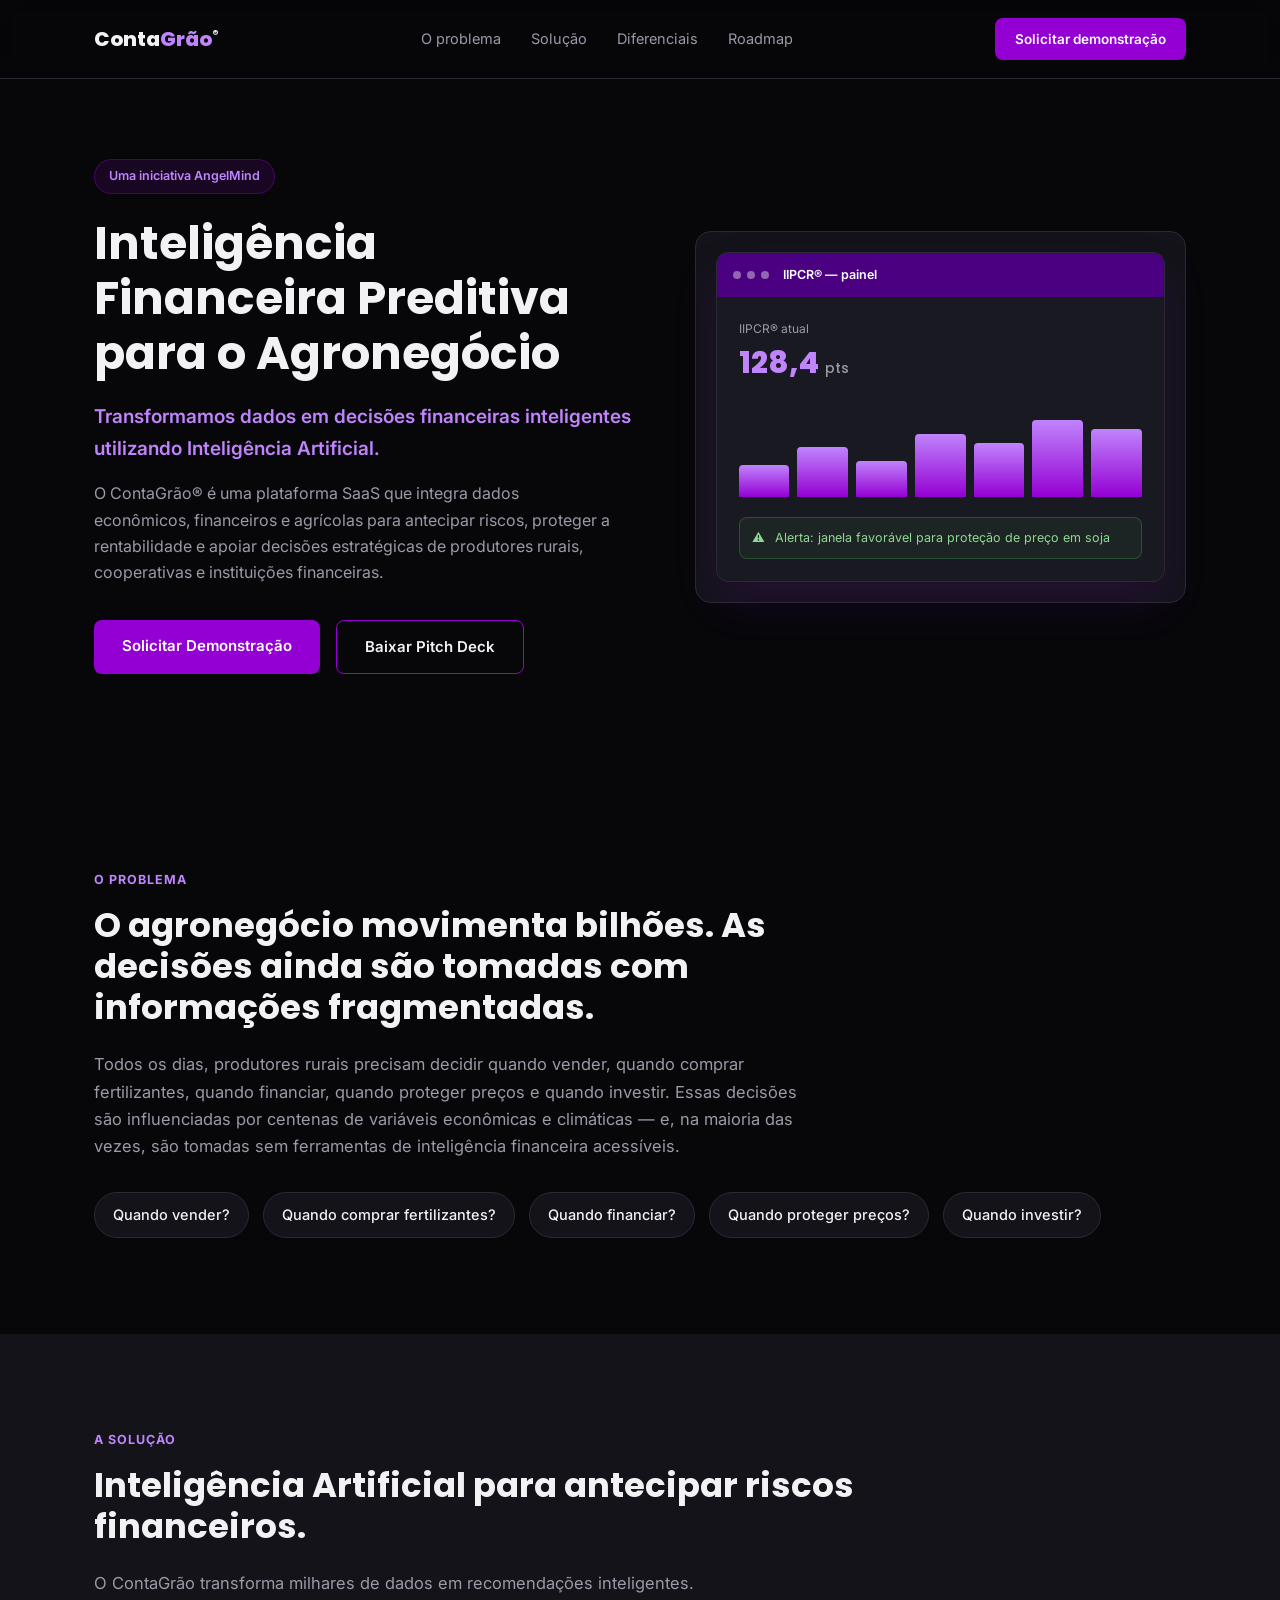
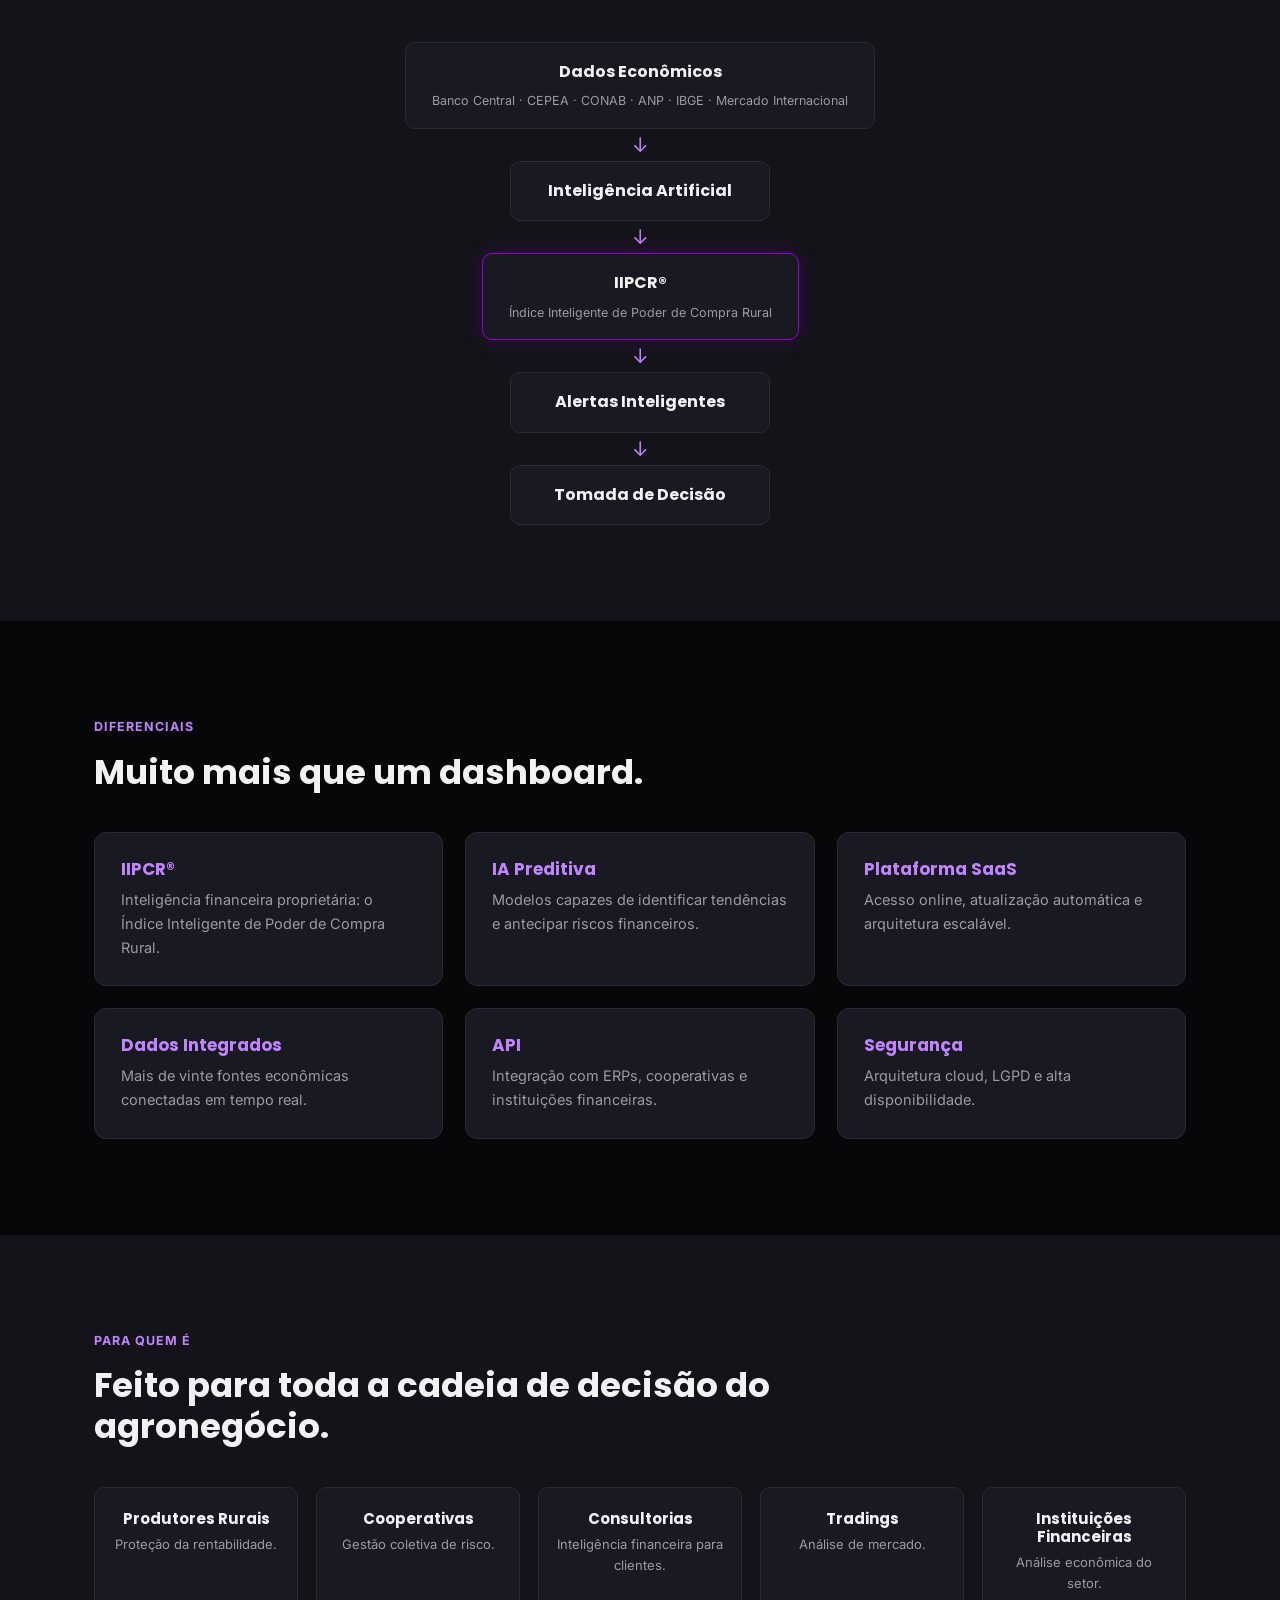
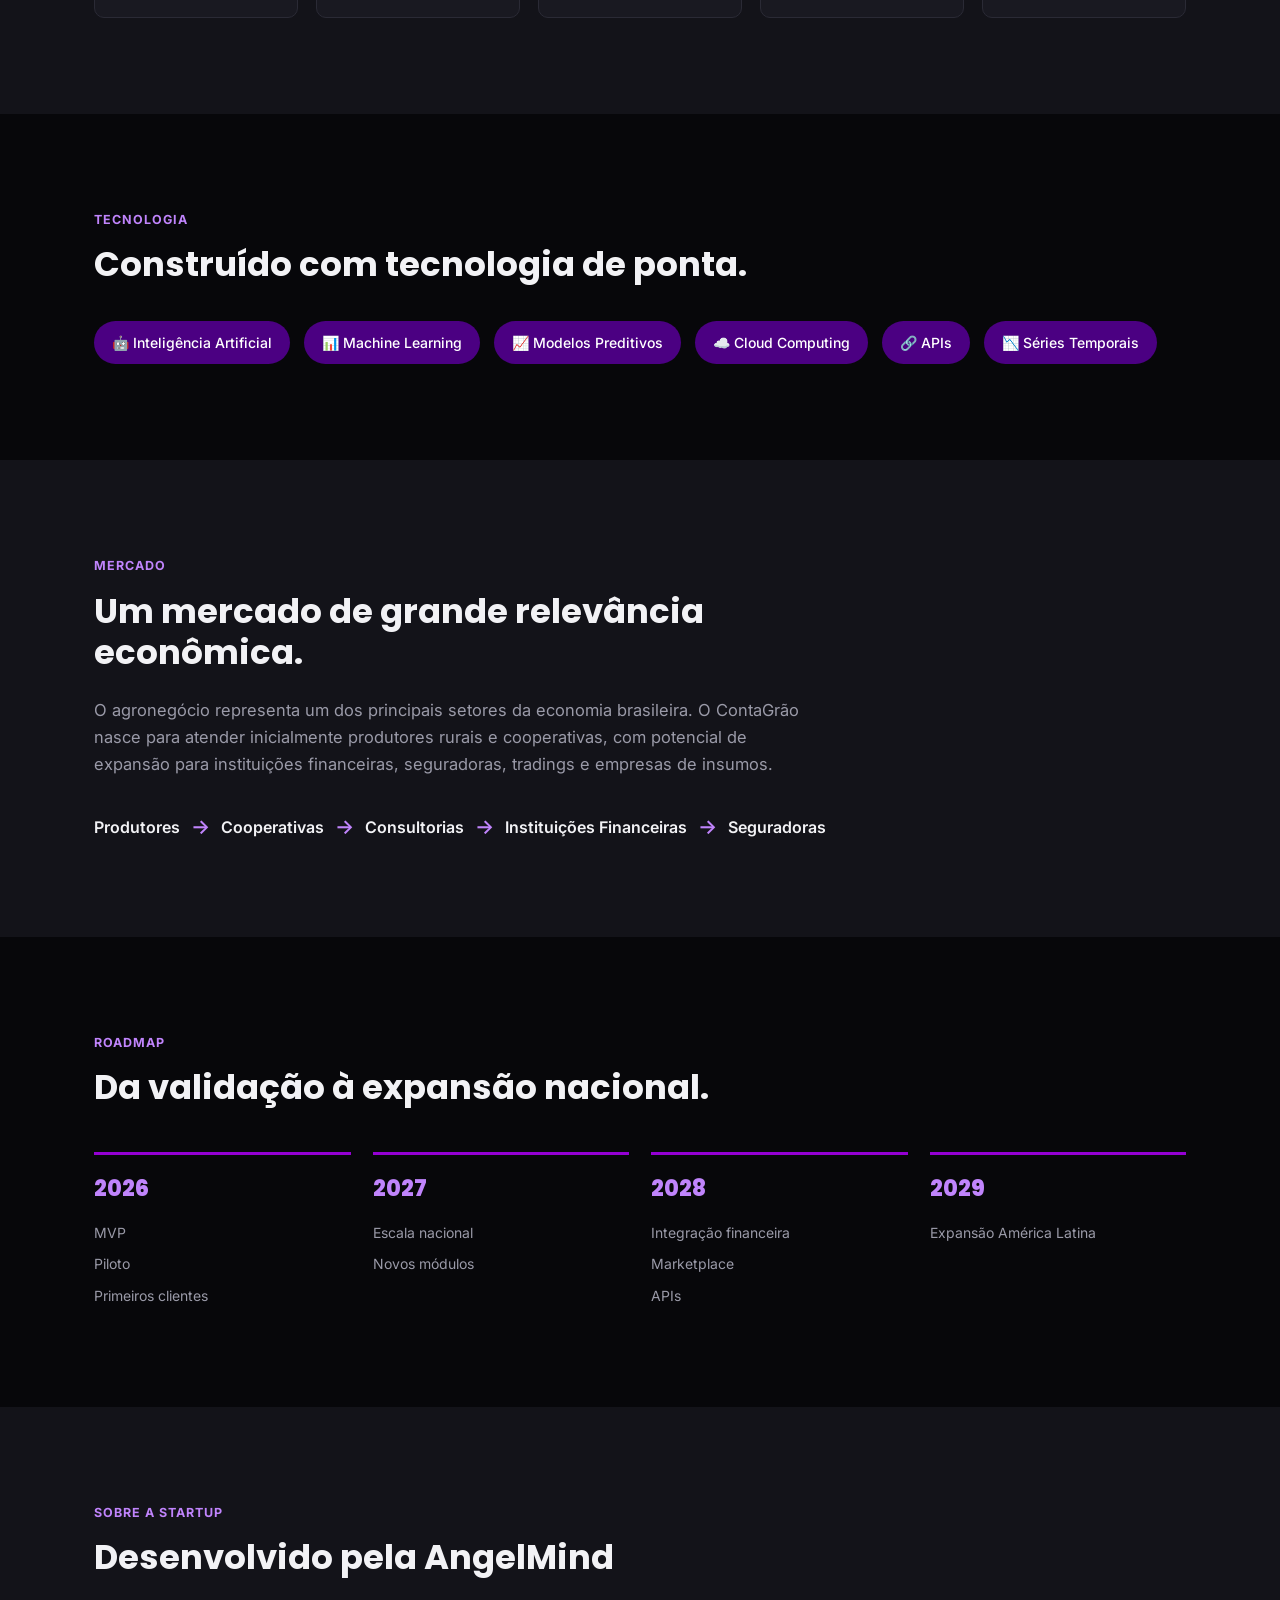
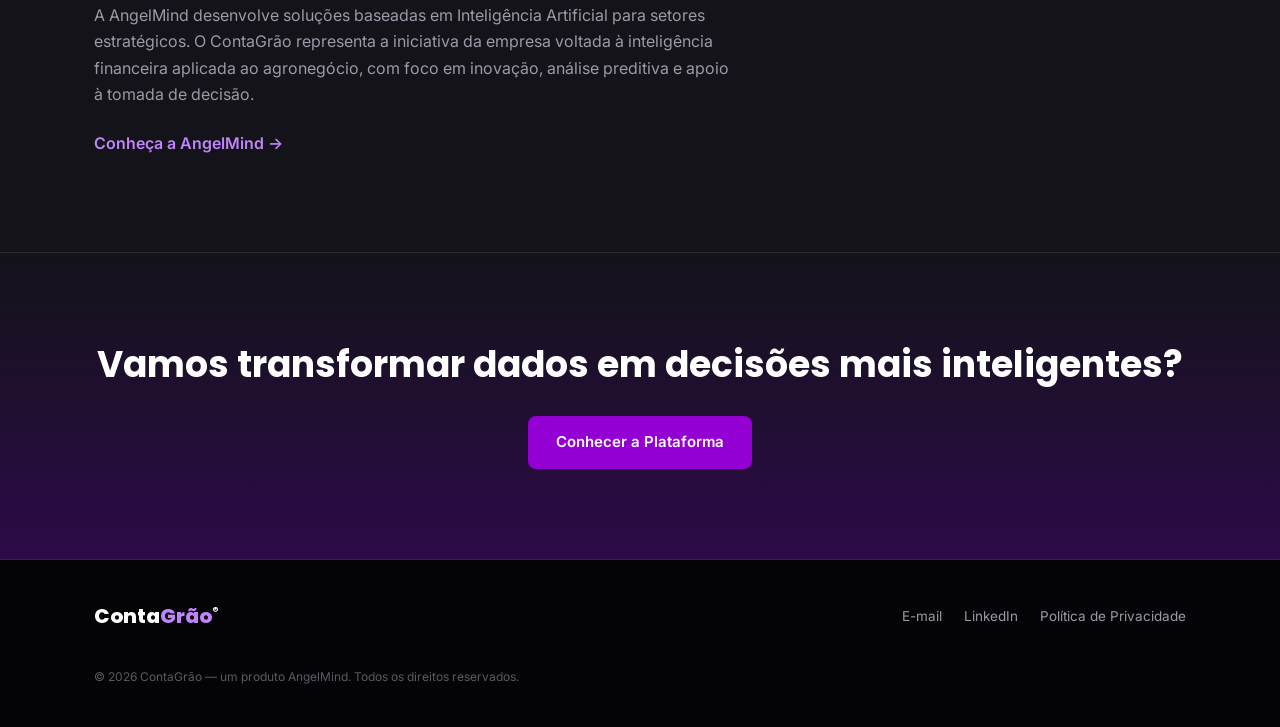
<file: contagrao/index.html>
<!DOCTYPE html>
<html lang="pt-br">
<head>
<meta charset="UTF-8">
<meta name="viewport" content="width=device-width, initial-scale=1.0">
<title>ContaGrão® — Inteligência Financeira para o Agronegócio</title>
<meta name="description" content="ContaGrão® é uma plataforma SaaS de Inteligência Artificial que ajuda produtores, cooperativas e instituições financeiras a antecipar riscos e proteger a rentabilidade no agronegócio.">
<link href="https://fonts.googleapis.com/css2?family=Poppins:wght@600;700;800&family=Inter:wght@400;500;600&display=swap" rel="stylesheet">
<link rel="stylesheet" href="style.css">
</head>
<body>

<header class="topo">
  <nav class="nav-cg">
    <a href="#" class="marca">Conta<span>Grão</span><sup>®</sup></a>
    <ul class="links-cg">
      <li><a href="#problema">O problema</a></li>
      <li><a href="#solucao">Solução</a></li>
      <li><a href="#diferenciais">Diferenciais</a></li>
      <li><a href="#roadmap">Roadmap</a></li>
    </ul>
    <a href="#contato" class="btn btn-primario nav-cta">Solicitar demonstração</a>
  </nav>
</header>

<section class="hero-cg">
  <div class="hero-texto">
    <span class="selo">Uma iniciativa AngelMind</span>
    <h1>Inteligência Financeira Preditiva para o Agronegócio</h1>
    <p class="lead">Transformamos dados em decisões financeiras inteligentes utilizando Inteligência Artificial.</p>
    <p class="desc">
      O ContaGrão® é uma plataforma SaaS que integra dados econômicos, financeiros e agrícolas para
      antecipar riscos, proteger a rentabilidade e apoiar decisões estratégicas de produtores rurais,
      cooperativas e instituições financeiras.
    </p>
    <div class="cta-group">
      <a href="#contato" class="btn btn-primario">Solicitar Demonstração</a>
      <a href="#" class="btn btn-secundario">Baixar Pitch Deck</a>
    </div>
  </div>

  <div class="hero-mockup" aria-hidden="true">
    <div class="painel">
      <div class="painel-topo">
        <span class="dot"></span><span class="dot"></span><span class="dot"></span>
        <span class="painel-titulo">IIPCR® — painel</span>
      </div>
      <div class="painel-corpo">
        <div class="indicador">
          <span class="ind-label">IIPCR® atual</span>
          <span class="ind-valor">128,4 <small>pts</small></span>
        </div>
        <div class="grafico-barras">
          <span style="height:35%"></span>
          <span style="height:55%"></span>
          <span style="height:40%"></span>
          <span style="height:70%"></span>
          <span style="height:60%"></span>
          <span style="height:85%"></span>
          <span style="height:75%"></span>
        </div>
        <div class="alerta">
          <span class="alerta-icone">⚠</span>
          <span>Alerta: janela favorável para proteção de preço em soja</span>
        </div>
      </div>
    </div>
  </div>
</section>

<section id="problema" class="secao">
  <div class="container-cg">
    <span class="rotulo">O problema</span>
    <h2>O agronegócio movimenta bilhões. As decisões ainda são tomadas com informações fragmentadas.</h2>
    <p class="paragrafo-central">
      Todos os dias, produtores rurais precisam decidir quando vender, quando comprar fertilizantes,
      quando financiar, quando proteger preços e quando investir. Essas decisões são influenciadas por
      centenas de variáveis econômicas e climáticas — e, na maioria das vezes, são tomadas sem
      ferramentas de inteligência financeira acessíveis.
    </p>
    <ul class="lista-decisoes">
      <li>Quando vender?</li>
      <li>Quando comprar fertilizantes?</li>
      <li>Quando financiar?</li>
      <li>Quando proteger preços?</li>
      <li>Quando investir?</li>
    </ul>
  </div>
</section>

<section id="solucao" class="secao secao-alt">
  <div class="container-cg">
    <span class="rotulo">A solução</span>
    <h2>Inteligência Artificial para antecipar riscos financeiros.</h2>
    <p class="paragrafo-central">O ContaGrão transforma milhares de dados em recomendações inteligentes.</p>

    <div class="fluxo">
      <div class="fluxo-passo">
        <span class="fluxo-num">Dados Econômicos</span>
        <span class="fluxo-detalhe">Banco Central · CEPEA · CONAB · ANP · IBGE · Mercado Internacional</span>
      </div>
      <div class="fluxo-seta">↓</div>
      <div class="fluxo-passo"><span class="fluxo-num">Inteligência Artificial</span></div>
      <div class="fluxo-seta">↓</div>
      <div class="fluxo-passo destaque"><span class="fluxo-num">IIPCR®</span><span class="fluxo-detalhe">Índice Inteligente de Poder de Compra Rural</span></div>
      <div class="fluxo-seta">↓</div>
      <div class="fluxo-passo"><span class="fluxo-num">Alertas Inteligentes</span></div>
      <div class="fluxo-seta">↓</div>
      <div class="fluxo-passo"><span class="fluxo-num">Tomada de Decisão</span></div>
    </div>
  </div>
</section>

<section id="diferenciais" class="secao">
  <div class="container-cg">
    <span class="rotulo">Diferenciais</span>
    <h2>Muito mais que um dashboard.</h2>
    <div class="grid-cards">
      <div class="card-cg">
        <h3>IIPCR®</h3>
        <p>Inteligência financeira proprietária: o Índice Inteligente de Poder de Compra Rural.</p>
      </div>
      <div class="card-cg">
        <h3>IA Preditiva</h3>
        <p>Modelos capazes de identificar tendências e antecipar riscos financeiros.</p>
      </div>
      <div class="card-cg">
        <h3>Plataforma SaaS</h3>
        <p>Acesso online, atualização automática e arquitetura escalável.</p>
      </div>
      <div class="card-cg">
        <h3>Dados Integrados</h3>
        <p>Mais de vinte fontes econômicas conectadas em tempo real.</p>
      </div>
      <div class="card-cg">
        <h3>API</h3>
        <p>Integração com ERPs, cooperativas e instituições financeiras.</p>
      </div>
      <div class="card-cg">
        <h3>Segurança</h3>
        <p>Arquitetura cloud, LGPD e alta disponibilidade.</p>
      </div>
    </div>
  </div>
</section>

<section id="publico" class="secao secao-alt">
  <div class="container-cg">
    <span class="rotulo">Para quem é</span>
    <h2>Feito para toda a cadeia de decisão do agronegócio.</h2>
    <div class="grid-publico">
      <div class="publico-item"><h3>Produtores Rurais</h3><p>Proteção da rentabilidade.</p></div>
      <div class="publico-item"><h3>Cooperativas</h3><p>Gestão coletiva de risco.</p></div>
      <div class="publico-item"><h3>Consultorias</h3><p>Inteligência financeira para clientes.</p></div>
      <div class="publico-item"><h3>Tradings</h3><p>Análise de mercado.</p></div>
      <div class="publico-item"><h3>Instituições Financeiras</h3><p>Análise econômica do setor.</p></div>
    </div>
  </div>
</section>

<section class="secao">
  <div class="container-cg">
    <span class="rotulo">Tecnologia</span>
    <h2>Construído com tecnologia de ponta.</h2>
    <div class="tags-tec">
      <span>🤖 Inteligência Artificial</span>
      <span>📊 Machine Learning</span>
      <span>📈 Modelos Preditivos</span>
      <span>☁️ Cloud Computing</span>
      <span>🔗 APIs</span>
      <span>📉 Séries Temporais</span>
    </div>
  </div>
</section>

<section class="secao secao-alt">
  <div class="container-cg">
    <span class="rotulo">Mercado</span>
    <h2>Um mercado de grande relevância econômica.</h2>
    <p class="paragrafo-central">
      O agronegócio representa um dos principais setores da economia brasileira. O ContaGrão nasce
      para atender inicialmente produtores rurais e cooperativas, com potencial de expansão para
      instituições financeiras, seguradoras, tradings e empresas de insumos.
    </p>
    <div class="expansao">
      <span>Produtores</span>
      <span class="fluxo-seta">↓</span>
      <span>Cooperativas</span>
      <span class="fluxo-seta">↓</span>
      <span>Consultorias</span>
      <span class="fluxo-seta">↓</span>
      <span>Instituições Financeiras</span>
      <span class="fluxo-seta">↓</span>
      <span>Seguradoras</span>
    </div>
  </div>
</section>

<section id="roadmap" class="secao">
  <div class="container-cg">
    <span class="rotulo">Roadmap</span>
    <h2>Da validação à expansão nacional.</h2>
    <div class="timeline">
      <div class="timeline-item">
        <span class="timeline-ano">2026</span>
        <ul><li>MVP</li><li>Piloto</li><li>Primeiros clientes</li></ul>
      </div>
      <div class="timeline-item">
        <span class="timeline-ano">2027</span>
        <ul><li>Escala nacional</li><li>Novos módulos</li></ul>
      </div>
      <div class="timeline-item">
        <span class="timeline-ano">2028</span>
        <ul><li>Integração financeira</li><li>Marketplace</li><li>APIs</li></ul>
      </div>
      <div class="timeline-item">
        <span class="timeline-ano">2029</span>
        <ul><li>Expansão América Latina</li></ul>
      </div>
    </div>
  </div>
</section>

<section class="secao secao-alt sobre-startup">
  <div class="container-cg sobre-grid">
    <div>
      <span class="rotulo">Sobre a startup</span>
      <h2>Desenvolvido pela AngelMind</h2>
      <p>
        A AngelMind desenvolve soluções baseadas em Inteligência Artificial para setores estratégicos.
        O ContaGrão representa a iniciativa da empresa voltada à inteligência financeira aplicada ao
        agronegócio, com foco em inovação, análise preditiva e apoio à tomada de decisão.
      </p>
      <a href="../index.html" class="link-angelmind">Conheça a AngelMind →</a>
    </div>
  </div>
</section>

<section id="contato" class="cta-final-cg">
  <div class="container-cg">
    <h2>Vamos transformar dados em decisões mais inteligentes?</h2>
    <a href="mailto:contato@angelmindtech.com.br?subject=Demonstração ContaGrão" class="btn btn-primario">Conhecer a Plataforma</a>
  </div>
</section>

<footer class="rodape-cg">
  <div class="container-cg rodape-inner">
    <div class="marca">Conta<span>Grão</span><sup>®</sup></div>
    <div class="rodape-links">
      <a href="mailto:contato@angelmindtech.com.br">E-mail</a>
      <a href="#">LinkedIn</a>
      <a href="../privacidade.html">Política de Privacidade</a>
    </div>
    <p class="rodape-direitos">© 2026 ContaGrão — um produto AngelMind. Todos os direitos reservados.</p>
  </div>
</footer>

</body>
</html>
</file>
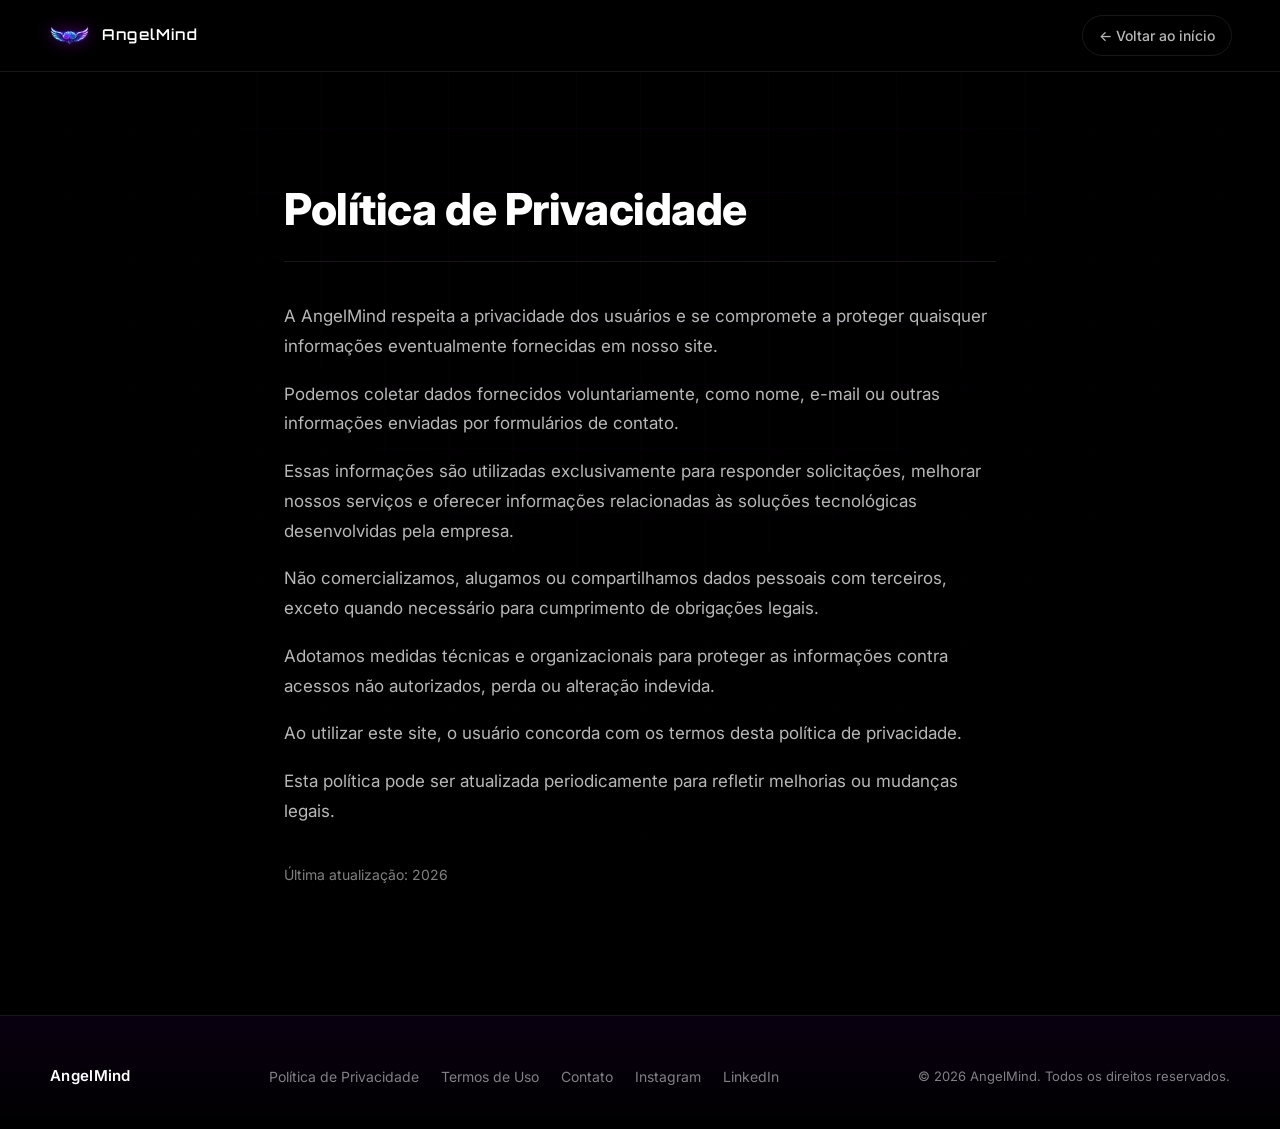
<file: privacidade.html>
<!DOCTYPE html>
<html lang="pt-br">
<head>
<meta charset="UTF-8">
<meta name="viewport" content="width=device-width, initial-scale=1.0">
<title>Política de Privacidade</title>
<link rel="icon" type="image/png" href="img/Logo AngelMind sem escrita.png">
<link rel="preconnect" href="https://fonts.googleapis.com">
<link rel="preconnect" href="https://fonts.gstatic.com" crossorigin>
<link href="https://fonts.googleapis.com/css2?family=Orbitron:wght@500;600;800&family=Inter:wght@400;500;600&display=swap" rel="stylesheet">
<link rel="stylesheet" href="style.css">
</head>

<body>

    <header class="topo-interno">
        <a href="index.html" class="nav-marca" aria-label="AngelMind, página inicial">
            <img src="img/Logo AngelMind sem escrita.png" alt="">
            <span>AngelMind</span>
        </a>
        <a href="index.html" class="voltar">← Voltar ao início</a>
    </header>

    <main class="page-texto">

    <h1>Política de Privacidade</h1>

    <p>A AngelMind respeita a privacidade dos usuários e se compromete a proteger quaisquer informações eventualmente fornecidas em nosso site.</p>

    <p>Podemos coletar dados fornecidos voluntariamente, como nome, e-mail ou outras informações enviadas por formulários de contato.</p>

    <p>Essas informações são utilizadas exclusivamente para responder solicitações, melhorar nossos serviços e oferecer informações relacionadas às soluções tecnológicas desenvolvidas pela empresa.</p>

    <p>Não comercializamos, alugamos ou compartilhamos dados pessoais com terceiros, exceto quando necessário para cumprimento de obrigações legais.</p>

    <p>Adotamos medidas técnicas e organizacionais para proteger as informações contra acessos não autorizados, perda ou alteração indevida.</p>

    <p>Ao utilizar este site, o usuário concorda com os termos desta política de privacidade.</p>

    <p>Esta política pode ser atualizada periodicamente para refletir melhorias ou mudanças legais.</p>

    <p>Última atualização: 2026</p>

    </main>

    <footer class="footer">
        <div class="footer-conteudo">
            <p class="footer-logo">AngelMind
            </p>
            <div class="footer-links">
                <a href="privacidade.html">Política de Privacidade</a>
                <a href="termos.html">Termos de Uso</a>
                <a href="index.html#Contato">Contato</a>
                <a href="#">Instagram</a>
                <a href="#">LinkedIn</a>
            </div>
            <p class="footer-direitos">© 2026 AngelMind. Todos os direitos reservados.</p>
        </div>
    </footer>

</body>
</html>
</file>
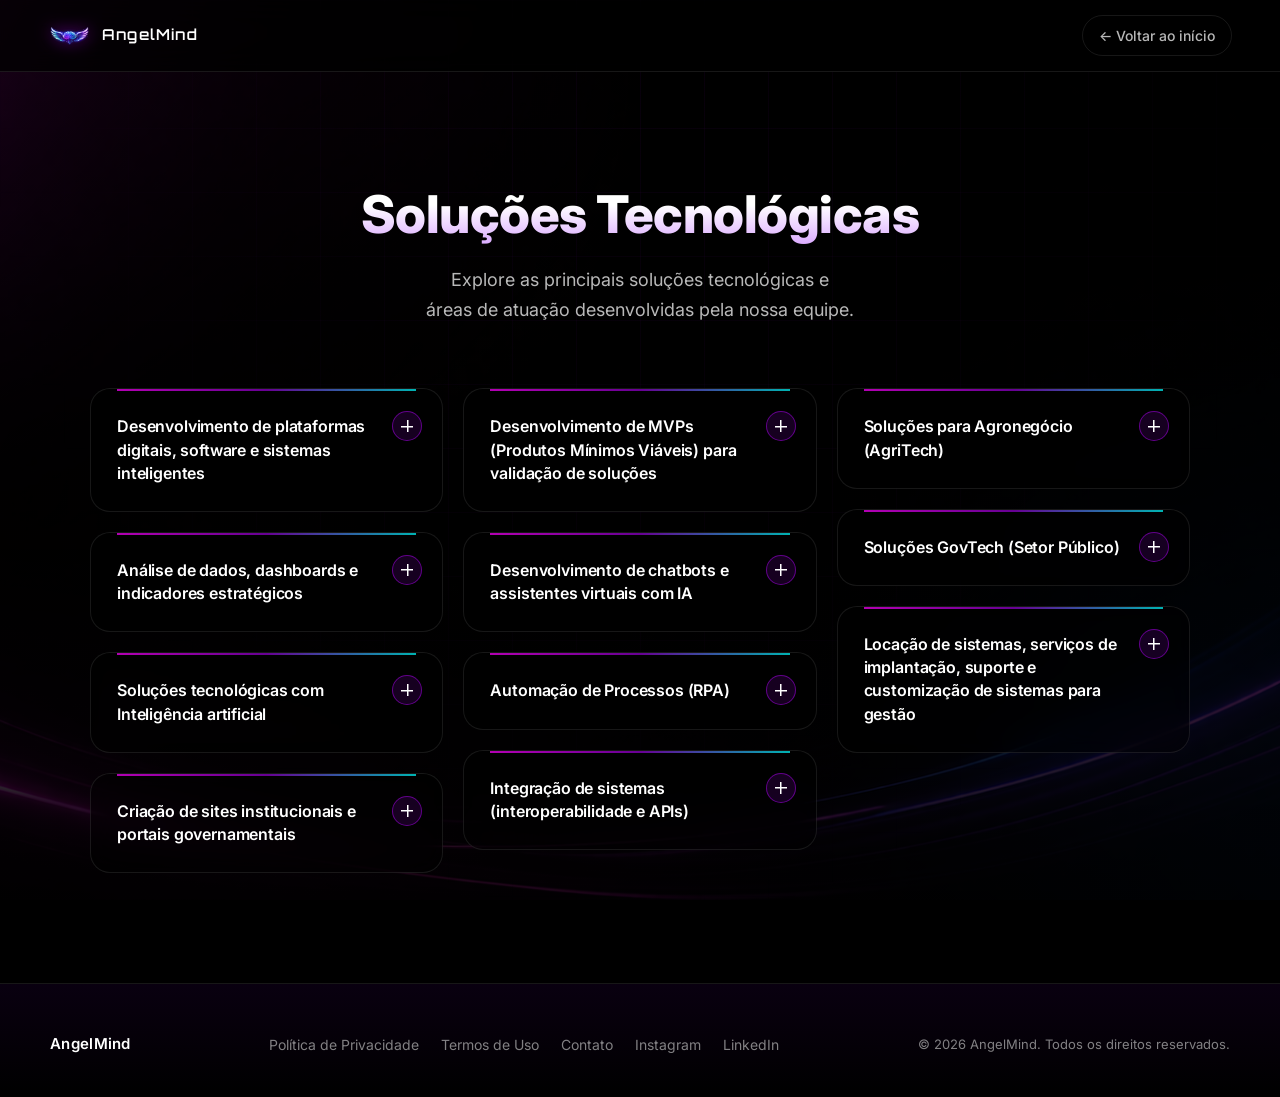
<file: projetos.html>
<!DOCTYPE html>
<html lang="pt-br">

<head>
<meta charset="UTF-8">
<meta name="viewport" content="width=device-width, initial-scale=1.0">
<title>Projetos</title>
<link rel="icon" type="image/png" href="img/Logo AngelMind sem escrita.png">
<link rel="preconnect" href="https://fonts.googleapis.com">
<link rel="preconnect" href="https://fonts.gstatic.com" crossorigin>
<link href="https://fonts.googleapis.com/css2?family=Orbitron:wght@500;600;800&family=Inter:wght@400;500;600&display=swap" rel="stylesheet">
<link rel="stylesheet" href="style.css">
</head>


<body class="pagina-projetos">

    <header class="topo-interno">
        <a href="index.html" class="nav-marca" aria-label="AngelMind, página inicial">
            <img src="img/Logo AngelMind sem escrita.png" alt="">
            <span>AngelMind</span>
        </a>
        <a href="index.html" class="voltar">← Voltar ao início</a>
    </header>

    <section class="container">

        <h1 class="titulo">Soluções Tecnológicas</h1>
        <p class="introdução">
            Explore as principais soluções tecnológicas e áreas de atuação desenvolvidas pela nossa equipe.
        </p>


        <div class="grid">

        <div class="card" onclick="toggleCard(this)">
        <h2>Desenvolvimento de plataformas digitais, software e sistemas inteligentes</h2>
        <div class="conteudo-card">
        <ul>
        <li>Desenvolvimento de sistemas web</li>
        <li>Aplicativos mobile (Android/iOS)</li>
        <li>Plataformas SaaS (Software como Serviço)</li>
        <li>Sistemas personalizados para empresas ou governo</li>
        </ul>
        </div>
        </div>


        <div class="card" onclick="toggleCard(this)">
        <h2>Análise de dados, dashboards e indicadores estratégicos</h2>
        <div class="conteudo-card">
        <ul>
        <li>Dashboards (Power BI, Metabase)</li>
        <li>Indicadores e KPIs</li>
        <li>Análise preditiva</li>
        <li>Big Data</li>
        </ul>
        </div>
        </div>


        <div class="card" onclick="toggleCard(this)">
        <h2>Soluções tecnológicas com Inteligência artificial</h2>
        <div class="conteudo-card">
        <ul>
        <li>Machine Learning</li>
        <li>Automação inteligente</li>
        <li>Processamento de linguagem natural</li>
        <li>Sistemas de recomendação</li>
        </ul>
        </div>
        </div>


        <div class="card" onclick="toggleCard(this)">
        <h2>Criação de sites institucionais e portais governamentais</h2>
        <div class="conteudo-card">
        <ul>
        <li>modernos, seguros e orientados a dados</li>
        <li>projetados para fortalecer a presença digital de organizações públicas e privadas</li>
        <li>foco em transparência, acessibilidade, performance e experiência do usuário</li>
        <li>tecnologias avançadas para garantir alta performance, escalabilidade e integração com sistemas existentes</li>
        </ul>
        </div>
        </div>


        <div class="card" onclick="toggleCard(this)">
        <h2>Desenvolvimento de MVPs (Produtos Mínimos Viáveis) para validação de soluções</h2>
        <div class="conteudo-card">
        <ul>
        <li>Cloud Computing (Nuvem)</li>
        <li>Infraestrutura moderna</li>
        <li>Validação rápida de ideias com baixo custo</li>
        <li>Desenvolvimento ágil e escalável</li>
        <li>Foco no essencial do produto</li>
        <li>Preparação para crescimento e integração</li>
        </ul>
        </div>
        </div>


        <div class="card" onclick="toggleCard(this)">
        <h2>Desenvolvimento de chatbots e assistentes virtuais com IA</h2>
        <div class="conteudo-card">
        <ul>
        <li>Atendimento automatizado 24/7</li>
        <li>Redução de custos e tempo de resposta</li>
        <li>Integração com sistemas e bases de dados</li>
        <li>Inteligência artificial aplicada ao atendimento</li>
        <li>LGPD compliance</li>
        <li>Proteção de dados</li>
        </ul>
        </div>
        </div>


        <div class="card" onclick="toggleCard(this)">
        <h2>Automação de Processos (RPA)</h2>
        <div class="conteudo-card">
        <ul>
        <li>Automação de tarefas repetitivas</li>
        <li>Robôs de software</li>
        <li>Fluxos automatizados</li>
        <li>Reduz custo e erro humano</li>
        </ul>
        </div>
        </div>


        <div class="card" onclick="toggleCard(this)">
        <h2>Integração de sistemas (interoperabilidade e APIs)</h2>
        <div class="conteudo-card">
        <ul>
        <li>Integração entre sistemas e bases de dados</li>
        <li>APIs seguras e escaláveis</li>
        <li>Eliminação de retrabalho e inconsistências</li>
        <li>Dados unificados para decisões estratégicas</li>
        </ul>
        </div>
        </div>


        <div class="card" onclick="toggleCard(this)">
        <h2>Soluções para Agronegócio (AgriTech)</h2>
        <div class="conteudo-card">
        <ul>
        <li>Monitoramento de produção</li>
        <li>Análise de safra</li>
        <li>Gestão rural</li>
        <li>Integração com sensores/IoT</li>
        <li>Plataforma Inteligente de Recrutamento do Agronegócio via WhatsApp</li>
        </ul>
        </div>
        </div>


        <div class="card" onclick="toggleCard(this)">
        <h2>Soluções GovTech (Setor Público)</h2>
        <div class="conteudo-card">
        <ul>
        <li>Sistemas de gestão pública</li>
        <li>Transparência e controle</li>
        <li>Monitoramento de políticas públicas</li>
        <li>Eficiência do gasto público</li>
        </ul>
        </div>
        </div>


        <div class="card" onclick="toggleCard(this)">
        <h2>Locação de sistemas, serviços de implantação, suporte e customização de sistemas para gestão</h2>
        <div class="conteudo-card">
        <ul>
        <li>Implantação e treinamento completos</li>
        <li>Suporte técnico contínuo</li>
        <li>Customização conforme a necessidade</li>
        <li>prestação de serviços de assessoramento e monitoramento dos sistemas de produção</li>
        </ul>
        </div>
        </div>

        </div>
    </section>

    <footer class="footer">
        <div class="footer-conteudo">
            <p class="footer-logo">AngelMind
            </p>
            <div class="footer-links">
                <a href="privacidade.html">Política de Privacidade</a>
                <a href="termos.html">Termos de Uso</a>
                <a href="index.html#Contato">Contato</a>
                <a href="#">Instagram</a>
                <a href="#">LinkedIn</a>
            </div>
            <p class="footer-direitos">© 2026 AngelMind. Todos os direitos reservados.</p>
        </div>
    </footer>

<script src="script.js"></script>

</body>
</html>
</file>
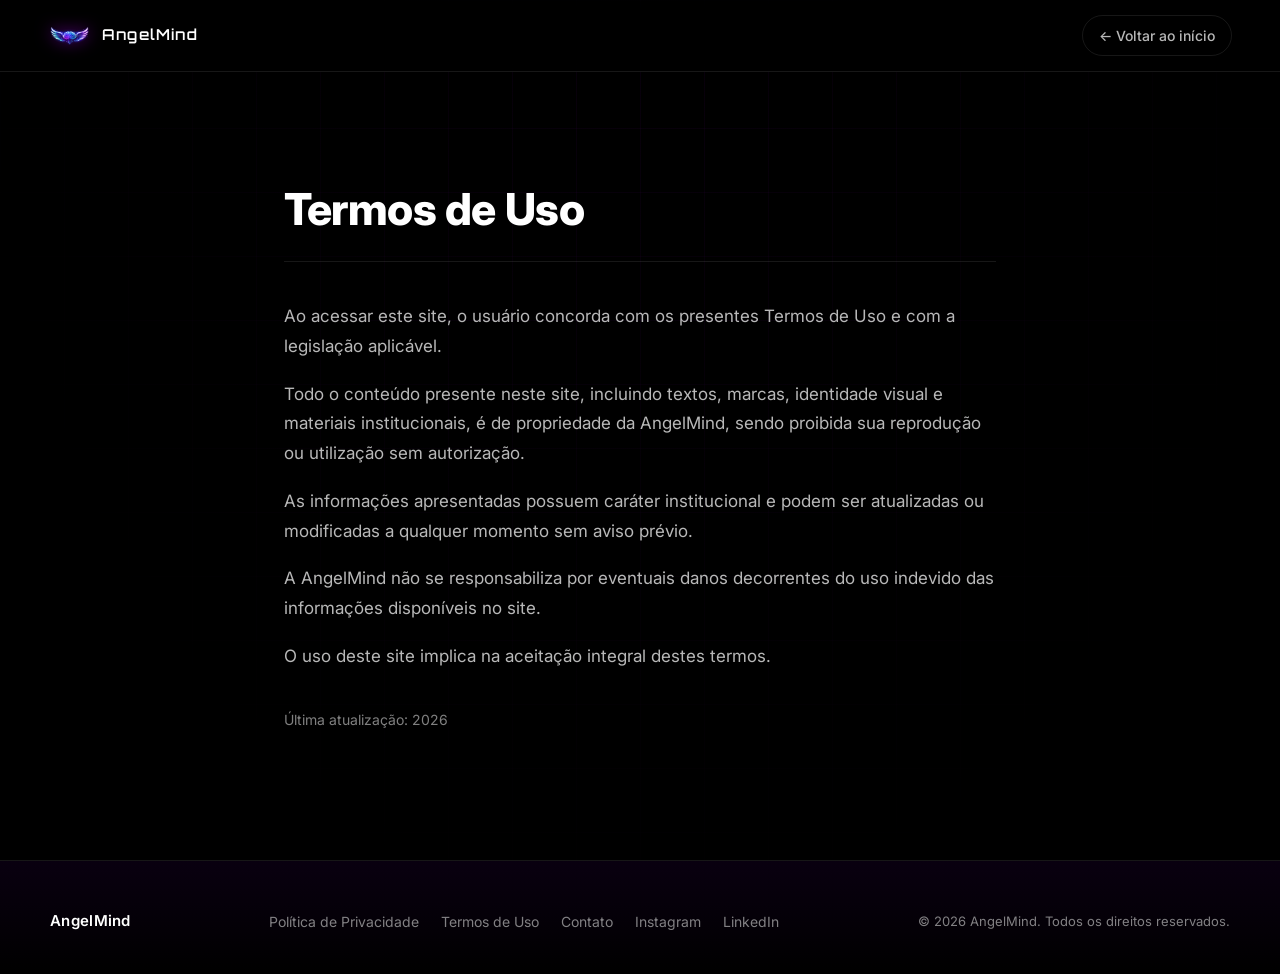
<file: termos.html>
<!DOCTYPE html>
<html lang="pt-br">
<head>
<meta charset="UTF-8">
<meta name="viewport" content="width=device-width, initial-scale=1.0">
<title>Termos de Uso</title>
<link rel="icon" type="image/png" href="img/Logo AngelMind sem escrita.png">
<link rel="preconnect" href="https://fonts.googleapis.com">
<link rel="preconnect" href="https://fonts.gstatic.com" crossorigin>
<link href="https://fonts.googleapis.com/css2?family=Orbitron:wght@500;600;800&family=Inter:wght@400;500;600&display=swap" rel="stylesheet">
<link rel="stylesheet" href="style.css">
</head>

<body>

    <header class="topo-interno">
        <a href="index.html" class="nav-marca" aria-label="AngelMind, página inicial">
            <img src="img/Logo AngelMind sem escrita.png" alt="">
            <span>AngelMind</span>
        </a>
        <a href="index.html" class="voltar">← Voltar ao início</a>
    </header>

    <main class="page-texto">

    <h1>Termos de Uso</h1>

    <p>Ao acessar este site, o usuário concorda com os presentes Termos de Uso e com a legislação aplicável.</p>

    <p>Todo o conteúdo presente neste site, incluindo textos, marcas, identidade visual e materiais institucionais, é de propriedade da AngelMind, sendo proibida sua reprodução ou utilização sem autorização.</p>

    <p>As informações apresentadas possuem caráter institucional e podem ser atualizadas ou modificadas a qualquer momento sem aviso prévio.</p>

    <p>A AngelMind não se responsabiliza por eventuais danos decorrentes do uso indevido das informações disponíveis no site.</p>

    <p>O uso deste site implica na aceitação integral destes termos.</p>

    <p>Última atualização: 2026</p>

    </main>

    <footer class="footer">
        <div class="footer-conteudo">
            <p class="footer-logo">AngelMind
            </p>
            <div class="footer-links">
                <a href="privacidade.html">Política de Privacidade</a>
                <a href="termos.html">Termos de Uso</a>
                <a href="index.html#Contato">Contato</a>
                <a href="#">Instagram</a>
                <a href="#">LinkedIn</a>
            </div>
            <p class="footer-direitos">© 2026 AngelMind. Todos os direitos reservados.</p>
        </div>
    </footer>

</body>
</html>
</file>
<file: contagrao/style.css>
:root{
  --bg:#07070a;
  --painel:#131319;
  --painel-alt:#191921;
  --linha:#2a2a35;
  --roxo:#9400d3;
  --roxo-claro:#c084fc;
  --roxo-escuro:#4b0082;
  --verde:#4CAF50;
  --texto:#f2f2f5;
  --texto-muted:#9a9aa8;
}

*{margin:0;padding:0;box-sizing:border-box;}
html{scroll-behavior:smooth;}
body{
  font-family:'Inter', sans-serif;
  color:var(--texto);
  background:var(--bg);
  line-height:1.65;
}
h1,h2,h3{
  font-family:'Poppins', sans-serif;
  font-weight:700;
  line-height:1.2;
  color:var(--texto);
}
a{text-decoration:none;color:inherit;}
ul{list-style:none;}
img{max-width:100%;display:block;}

.container-cg{
  max-width:1140px;
  margin:0 auto;
  padding:0 24px;
}

/* ---------- NAV ---------- */
.topo{
  position:sticky;
  top:0;
  z-index:100;
  background:rgba(7,7,10,0.85);
  backdrop-filter:blur(8px);
  border-bottom:1px solid var(--linha);
}
.nav-cg{
  max-width:1140px;
  margin:0 auto;
  padding:18px 24px;
  display:flex;
  align-items:center;
  justify-content:space-between;
  gap:24px;
}
.marca{
  font-family:'Poppins', sans-serif;
  font-weight:800;
  font-size:20px;
  color:var(--texto);
}
.marca span{color:var(--roxo-claro);}
.marca sup{font-size:11px;}
.links-cg{
  display:flex;
  gap:30px;
  font-size:14.5px;
  color:var(--texto-muted);
}
.links-cg a:hover{color:var(--roxo-claro);}
.nav-cta{white-space:nowrap;padding:10px 20px !important;font-size:13.5px !important;}
@media (max-width:860px){
  .links-cg{display:none;}
}

/* ---------- BOTÕES ---------- */
.btn{
  display:inline-block;
  padding:14px 28px;
  border-radius:8px;
  font-weight:600;
  font-size:15px;
  transition:transform .15s ease, box-shadow .15s ease, background .15s ease;
}
.btn-primario{
  background:var(--roxo);
  color:#fff;
}
.btn-primario:hover{
  background:#a020f0;
  box-shadow:0 0 20px rgba(148,0,211,0.5);
}
.btn-secundario{
  background:transparent;
  border:1.5px solid var(--roxo);
  color:var(--texto);
}
.btn-secundario:hover{
  background:var(--roxo);
  color:#fff;
}
.cta-group{display:flex;gap:16px;flex-wrap:wrap;margin-top:34px;}

/* ---------- HERO ---------- */
.hero-cg{
  max-width:1140px;
  margin:0 auto;
  padding:80px 24px 100px;
  display:grid;
  grid-template-columns:1.1fr 1fr;
  gap:60px;
  align-items:center;
}
.selo{
  display:inline-block;
  font-size:12.5px;
  font-weight:600;
  color:var(--roxo-claro);
  background:rgba(148,0,211,0.12);
  border:1px solid rgba(148,0,211,0.35);
  padding:6px 14px;
  border-radius:20px;
  margin-bottom:22px;
}
.hero-cg h1{
  font-size:clamp(32px,4.2vw,46px);
  margin-bottom:20px;
}
.hero-cg .lead{
  font-size:19px;
  color:var(--roxo-claro);
  font-weight:600;
  margin-bottom:16px;
}
.hero-cg .desc{
  color:var(--texto-muted);
  font-size:16px;
  max-width:520px;
}

/* mockup do dashboard, em CSS puro */
.hero-mockup{
  background:var(--painel);
  border:1px solid var(--linha);
  border-radius:16px;
  padding:20px;
}
.painel{
  background:var(--painel-alt);
  border-radius:12px;
  border:1px solid var(--linha);
  box-shadow:0 20px 45px rgba(148,0,211,0.12);
  overflow:hidden;
}
.painel-topo{
  display:flex;
  align-items:center;
  gap:6px;
  padding:12px 16px;
  background:var(--roxo-escuro);
}
.painel-topo .dot{
  width:8px;height:8px;border-radius:50%;
  background:rgba(255,255,255,0.4);
}
.painel-titulo{
  margin-left:8px;
  color:#fff;
  font-size:12.5px;
  font-weight:600;
}
.painel-corpo{padding:22px;}
.indicador{
  display:flex;
  flex-direction:column;
  margin-bottom:18px;
}
.ind-label{font-size:12px;color:var(--texto-muted);}
.ind-valor{font-size:30px;font-weight:800;color:var(--roxo-claro);font-family:'Poppins',sans-serif;}
.ind-valor small{font-size:14px;font-weight:500;color:var(--texto-muted);}
.grafico-barras{
  display:flex;
  align-items:flex-end;
  gap:8px;
  height:90px;
  margin-bottom:20px;
}
.grafico-barras span{
  flex:1;
  background:linear-gradient(180deg, var(--roxo-claro), var(--roxo));
  border-radius:4px 4px 0 0;
}
.alerta{
  display:flex;
  align-items:center;
  gap:10px;
  background:rgba(76,175,80,0.08);
  border:1px solid rgba(76,175,80,0.3);
  border-radius:8px;
  padding:10px 12px;
  font-size:12.5px;
  color:#8fd794;
}
@media (max-width:860px){
  .hero-cg{grid-template-columns:1fr;padding-top:50px;}
}

/* ---------- SEÇÕES ---------- */
.secao{padding:96px 0;}
.secao-alt{background:var(--painel);}
.rotulo{
  display:block;
  font-size:12.5px;
  font-weight:700;
  letter-spacing:0.08em;
  text-transform:uppercase;
  color:var(--roxo-claro);
  margin-bottom:14px;
}
.secao h2{
  font-size:clamp(24px,3vw,34px);
  max-width:760px;
  margin-bottom:24px;
}
.paragrafo-central{
  max-width:720px;
  color:var(--texto-muted);
  font-size:16.5px;
}

.lista-decisoes{
  display:flex;
  flex-wrap:wrap;
  gap:14px;
  margin-top:32px;
}
.lista-decisoes li{
  background:var(--painel);
  border:1px solid var(--linha);
  padding:10px 18px;
  border-radius:24px;
  font-size:14.5px;
  color:var(--texto);
  font-weight:500;
}

/* fluxo */
.fluxo{
  margin-top:44px;
  display:flex;
  flex-direction:column;
  align-items:center;
  gap:6px;
}
.fluxo-passo{
  background:var(--painel-alt);
  border:1px solid var(--linha);
  border-radius:10px;
  padding:16px 26px;
  text-align:center;
  min-width:260px;
}
.fluxo-passo.destaque{
  border-color:var(--roxo);
  box-shadow:0 0 20px rgba(148,0,211,0.25);
}
.fluxo-num{
  display:block;
  font-family:'Poppins',sans-serif;
  font-weight:700;
  color:var(--texto);
}
.fluxo-detalhe{
  display:block;
  font-size:12.5px;
  color:var(--texto-muted);
  margin-top:6px;
}
.fluxo-seta{
  color:var(--roxo-claro);
  font-size:20px;
  line-height:1;
}

/* cards diferenciais */
.grid-cards{
  margin-top:40px;
  display:grid;
  grid-template-columns:repeat(3,1fr);
  gap:22px;
}
.card-cg{
  background:var(--painel-alt);
  border:1px solid var(--linha);
  border-radius:12px;
  padding:26px;
  transition:transform .15s ease, box-shadow .15s ease, border-color .15s ease;
}
.card-cg:hover{
  transform:translateY(-4px);
  border-color:var(--roxo);
  box-shadow:0 14px 30px rgba(148,0,211,0.18);
}
.card-cg h3{font-size:17px;margin-bottom:8px;color:var(--roxo-claro);}
.card-cg p{font-size:14.5px;color:var(--texto-muted);}
@media (max-width:860px){
  .grid-cards{grid-template-columns:1fr 1fr;}
}
@media (max-width:560px){
  .grid-cards{grid-template-columns:1fr;}
}

/* público */
.grid-publico{
  margin-top:40px;
  display:grid;
  grid-template-columns:repeat(5,1fr);
  gap:18px;
}
.publico-item{
  background:var(--painel-alt);
  border-radius:10px;
  padding:22px 16px;
  text-align:center;
  border:1px solid var(--linha);
}
.publico-item h3{font-size:15px;margin-bottom:6px;}
.publico-item p{font-size:13px;color:var(--texto-muted);}
@media (max-width:860px){
  .grid-publico{grid-template-columns:repeat(2,1fr);}
}

/* tecnologia */
.tags-tec{
  margin-top:36px;
  display:flex;
  flex-wrap:wrap;
  gap:14px;
}
.tags-tec span{
  background:var(--roxo-escuro);
  color:#fff;
  padding:10px 18px;
  border-radius:24px;
  font-size:14px;
  font-weight:500;
}

/* expansão de mercado */
.expansao{
  margin-top:36px;
  display:flex;
  flex-wrap:wrap;
  align-items:center;
  gap:12px;
  font-weight:600;
  color:var(--texto);
}
.expansao .fluxo-seta{transform:rotate(-90deg);}
@media (min-width:700px){
  .expansao{flex-direction:row;}
}

/* roadmap */
.timeline{
  margin-top:44px;
  display:grid;
  grid-template-columns:repeat(4,1fr);
  gap:22px;
}
.timeline-item{
  border-top:3px solid var(--roxo);
  padding-top:16px;
}
.timeline-ano{
  font-family:'Poppins',sans-serif;
  font-weight:800;
  font-size:22px;
  color:var(--roxo-claro);
  display:block;
  margin-bottom:10px;
}
.timeline-item li{
  font-size:14px;
  color:var(--texto-muted);
  padding:4px 0;
}
@media (max-width:860px){
  .timeline{grid-template-columns:1fr 1fr;}
}
@media (max-width:560px){
  .timeline{grid-template-columns:1fr;}
}

/* sobre a startup */
.sobre-startup p{
  color:var(--texto-muted);
  max-width:640px;
  margin:18px 0 22px;
}
.link-angelmind{
  font-weight:600;
  color:var(--roxo-claro);
}
.link-angelmind:hover{text-decoration:underline;}

/* cta final */
.cta-final-cg{
  background:linear-gradient(180deg, var(--painel), var(--roxo-escuro) 220%);
  padding:90px 0;
  text-align:center;
  border-top:1px solid var(--linha);
}
.cta-final-cg h2{
  color:#fff;
  font-size:clamp(24px,3.4vw,36px);
  margin-bottom:30px;
}

/* rodapé */
.rodape-cg{
  background:#040406;
  padding:40px 0;
  border-top:1px solid var(--linha);
}
.rodape-inner{
  display:flex;
  flex-wrap:wrap;
  align-items:center;
  justify-content:space-between;
  gap:16px;
}
.rodape-cg .marca{color:#fff;}
.rodape-cg .marca span{color:var(--roxo-claro);}
.rodape-links{
  display:flex;
  gap:22px;
  font-size:13.5px;
  color:var(--texto-muted);
}
.rodape-links a:hover{color:#fff;}
.rodape-direitos{
  width:100%;
  margin-top:18px;
  font-size:12px;
  color:#5a5a66;
}
</file>
<file: style.css>
/* =========================================================
   AngelMind — estilos
   Paleta original preservada: preto, roxo neon, roxo escuro,
   verde-lima, magenta e ciano (ondas), branco.
   ========================================================= */

:root {
  --preto: #000000;
  --roxo-neon: #9400d3;
  --roxo-escuro: #4b0082;
  --verde-lima: #39ff14;
  --laranja-vivo: #ff4500;
  --branco: #ffffff;
  --rosa-neon: #ff0066;
  --magenta: #ff00ff;
  --ciano: #00ffff;
  --lilas: #c94cff;

  --texto: #ffffff;
  --texto-suave: rgba(255, 255, 255, 0.72);
  --texto-fraco: rgba(255, 255, 255, 0.5);
  --linha: rgba(255, 255, 255, 0.09);
  --vidro: rgba(255, 255, 255, 0.035);

  --fonte-display: 'Orbitron', system-ui, sans-serif;
  --fonte-texto: 'Inter', 'Segoe UI', system-ui, sans-serif;

  --largura: 1180px;
  --respiro: clamp(80px, 11vw, 150px);
  --raio-g: 20px;
  --raio-p: 12px;
  --nav-h: 72px;
}

/* ---------- Base ---------- */

*,
*::before,
*::after {
  margin: 0;
  padding: 0;
  box-sizing: border-box;
}

html {
  scroll-behavior: smooth;
  scroll-padding-top: var(--nav-h);
  overflow-x: hidden;
}

body {
  background-color: var(--preto);
  color: var(--texto);
  font-family: var(--fonte-texto);
  font-size: 16px;
  line-height: 1.65;
  overflow-x: hidden;
  -webkit-font-smoothing: antialiased;
  text-rendering: optimizeLegibility;
}

/* malha sutil de fundo em toda a página */
body::before {
  content: "";
  position: fixed;
  inset: 0;
  z-index: -1;
  pointer-events: none;
  background-image:
    linear-gradient(rgba(148, 0, 211, 0.06) 1px, transparent 1px),
    linear-gradient(90deg, rgba(148, 0, 211, 0.06) 1px, transparent 1px);
  background-size: 64px 64px;
  mask-image: radial-gradient(ellipse at 50% 0%, #000 0%, transparent 75%);
  -webkit-mask-image: radial-gradient(ellipse at 50% 0%, #000 0%, transparent 75%);
}

img {
  display: block;
  max-width: 100%;
  height: auto;
}

a {
  color: inherit;
}

ul {
  list-style: none;
}

:focus-visible {
  outline: 2px solid var(--ciano);
  outline-offset: 3px;
  border-radius: 6px;
}

::selection {
  background: var(--roxo-neon);
  color: var(--branco);
}

.sr-only {
  position: absolute;
  width: 1px;
  height: 1px;
  overflow: hidden;
  clip: rect(0 0 0 0);
  white-space: nowrap;
}

.container {
  width: 100%;
  max-width: var(--largura);
  margin-inline: auto;
  padding-inline: clamp(20px, 4vw, 40px);
}

h1, h2, h3, h4, h5, h6 {
  font-family: var(--fonte-texto);
  font-weight: 700;
  line-height: 1.25;
  letter-spacing: -0.01em;
}

/* Orbitron só nos títulos principais da página inicial */
.titulo-inovação,
.titulo-aplicações,
.titulo-contato,
.titulo-impacto {
  font-family: var(--fonte-display);
  letter-spacing: 0.02em;
}

/* título de seção padrão */
.titulo-secao,
.titulo-inovação,
.titulo-aplicações,
.titulo-contato,
.titulo-impacto,
.equipe h2 {
  font-size: clamp(28px, 3.6vw, 42px);
  font-weight: 800;
  background: linear-gradient(180deg, var(--branco) 35%, #d9a6ff 100%);
  -webkit-background-clip: text;
  background-clip: text;
  -webkit-text-fill-color: transparent;
  color: transparent;
}

/* ---------- Barra de progresso ---------- */

.progresso {
  position: fixed;
  top: 0;
  left: 0;
  right: 0;
  height: 2px;
  z-index: 1100;
  transform-origin: 0 50%;
  transform: scaleX(0);
  background: linear-gradient(90deg, var(--magenta), var(--roxo-neon), var(--ciano));
  box-shadow: 0 0 12px rgba(0, 255, 255, 0.6);
}

/* ---------- Navegação ---------- */

.navegação {
  position: fixed;
  top: 0;
  left: 0;
  width: 100%;
  height: var(--nav-h);
  z-index: 1000;
  display: flex;
  align-items: center;
  justify-content: space-between;
  gap: 24px;
  padding-inline: clamp(20px, 4vw, 48px);
  background: transparent;
  border-bottom: 1px solid transparent;
  transition: background 0.35s ease, border-color 0.35s ease, backdrop-filter 0.35s ease;
}

.navegação.rolado {
  background: rgba(0, 0, 0, 0.7);
  backdrop-filter: blur(16px) saturate(140%);
  -webkit-backdrop-filter: blur(16px) saturate(140%);
  border-bottom-color: var(--linha);
}

.nav-marca {
  display: flex;
  align-items: center;
  gap: 10px;
  text-decoration: none;
  font-family: var(--fonte-display);
  font-weight: 600;
  font-size: 15px;
  letter-spacing: 0.08em;
}

.nav-marca img {
  width: 44px;
  filter: drop-shadow(0 0 8px rgba(148, 0, 211, 0.7));
}

.menu {
  display: flex;
  align-items: center;
  gap: clamp(4px, 1.4vw, 18px);
}

.menu-link {
  position: relative;
  display: inline-block;
  padding: 8px 12px;
  text-decoration: none;
  color: var(--texto-suave);
  font-size: 14px;
  font-weight: 500;
  letter-spacing: 0.02em;
  transition: color 0.25s ease;
}

.menu-link::after {
  content: '';
  position: absolute;
  left: 12px;
  right: 12px;
  bottom: 2px;
  height: 2px;
  border-radius: 2px;
  background: linear-gradient(90deg, var(--roxo-neon), var(--ciano));
  transform: scaleX(0);
  transform-origin: left;
  transition: transform 0.35s ease;
}

.menu-link:hover,
.menu-link.ativo {
  color: var(--branco);
}

.menu-link:hover::after,
.menu-link.ativo::after {
  transform: scaleX(1);
}

.menu-link-destaque {
  margin-left: 6px;
  padding: 8px 18px;
  color: var(--branco);
  border: 1px solid rgba(148, 0, 211, 0.8);
  border-radius: 999px;
  background: rgba(148, 0, 211, 0.15);
  box-shadow: 0 0 18px rgba(148, 0, 211, 0.25) inset;
  transition: background 0.25s ease, box-shadow 0.25s ease;
}

.menu-link-destaque::after {
  display: none;
}

.menu-link-destaque:hover {
  background: var(--roxo-neon);
  box-shadow: 0 0 22px rgba(148, 0, 211, 0.7);
}

.menu-toggle {
  display: none;
  width: 44px;
  height: 44px;
  border: 1px solid var(--linha);
  border-radius: 12px;
  background: rgba(255, 255, 255, 0.04);
  cursor: pointer;
  position: relative;
  z-index: 1002;
}

.menu-toggle span {
  position: absolute;
  left: 12px;
  right: 12px;
  height: 2px;
  border-radius: 2px;
  background: var(--branco);
  transition: transform 0.3s ease, opacity 0.3s ease;
}

.menu-toggle span:nth-child(1) { top: 15px; }
.menu-toggle span:nth-child(2) { top: 21px; }
.menu-toggle span:nth-child(3) { top: 27px; }

.menu-aberto .menu-toggle span:nth-child(1) { transform: translateY(6px) rotate(45deg); }
.menu-aberto .menu-toggle span:nth-child(2) { opacity: 0; }
.menu-aberto .menu-toggle span:nth-child(3) { transform: translateY(-6px) rotate(-45deg); }

/* ---------- Hero ---------- */

.hero {
  position: relative;
  min-height: 100vh;
  min-height: 100svh;
  display: flex;
  align-items: center;
  justify-content: center;
  overflow: hidden;
  isolation: isolate;
  background:
    radial-gradient(ellipse 60% 50% at 50% 42%, rgba(148, 0, 211, 0.28), transparent 70%),
    radial-gradient(ellipse 40% 35% at 80% 80%, rgba(0, 255, 255, 0.08), transparent 70%),
    var(--preto);
}

.rede-neural {
  position: absolute;
  inset: 0;
  width: 100%;
  height: 100%;
  z-index: -1;
}

.hero::after {
  content: "";
  position: absolute;
  inset: auto 0 0 0;
  height: 180px;
  background: linear-gradient(transparent, var(--preto));
  z-index: 0;
  pointer-events: none;
}

.waves {
  position: absolute;
  bottom: -60px;
  left: 0;
  width: 300%;
  height: 360px;
  z-index: 0;
  opacity: 0.85;
  animation: waveMove 14s linear infinite;
  will-change: transform;
  pointer-events: none;
}

@keyframes waveMove {
  from { transform: translateX(0); }
  to   { transform: translateX(-50%); }
}

.waves path {
  fill: none;
  stroke: url(#grad);
  filter: drop-shadow(0 0 8px #00ffff);
}

.título-principal {
  position: relative;
  z-index: 1;
  display: flex;
  flex-direction: column;
  align-items: center;
  text-align: center;
  padding: calc(var(--nav-h) + 20px) 20px 80px;
  max-width: 980px;
}

.logo-wrap {
  position: relative;
  display: grid;
  place-items: center;
  margin-bottom: 18px;
  animation: entrar 1.1s cubic-bezier(.2, .7, .2, 1) both;
}

.logo {
  width: clamp(240px, 34vw, 400px);
  animation: flutuar 7s ease-in-out infinite;
  filter: drop-shadow(0 0 28px rgba(148, 0, 211, 0.55));
}

.logo-halo {
  position: absolute;
  width: 70%;
  aspect-ratio: 1;
  border-radius: 50%;
  background: radial-gradient(circle, rgba(148, 0, 211, 0.45), transparent 65%);
  filter: blur(30px);
  animation: pulsar 5s ease-in-out infinite;
  z-index: -1;
}

.titulo-brilho {
  font-family: var(--fonte-display);
  font-size: clamp(34px, 6.4vw, 72px);
  font-weight: 800;
  letter-spacing: 0.04em;
  line-height: 1.1;
  background: linear-gradient(90deg, var(--roxo-neon), var(--branco), var(--ciano), var(--roxo-neon));
  background-size: 300% 100%;
  -webkit-background-clip: text;
  background-clip: text;
  color: transparent;
  -webkit-text-fill-color: transparent;
  animation: brilho 6s linear infinite, entrar 1.1s 0.15s cubic-bezier(.2, .7, .2, 1) both;
  text-wrap: balance;
}

@keyframes brilho {
  from { background-position: 0% 50%; }
  to   { background-position: 300% 50%; }
}

.sub-titulo {
  margin-top: 22px;
  max-width: 560px;
  font-size: clamp(16px, 1.6vw, 19px);
  color: var(--texto-suave);
  animation: entrar 1.1s 0.3s cubic-bezier(.2, .7, .2, 1) both;
  text-wrap: balance;
}

.rolar {
  position: absolute;
  bottom: 34px;
  left: 50%;
  translate: -50% 0;
  z-index: 2;
  width: 26px;
  height: 42px;
  border: 1.5px solid rgba(255, 255, 255, 0.4);
  border-radius: 20px;
  transition: border-color 0.25s ease;
}

.rolar:hover { border-color: var(--ciano); }

.rolar span {
  position: absolute;
  top: 8px;
  left: 50%;
  width: 4px;
  height: 8px;
  margin-left: -2px;
  border-radius: 2px;
  background: var(--ciano);
  animation: rolar 1.8s ease-in-out infinite;
}

@keyframes rolar {
  0%   { transform: translateY(0); opacity: 1; }
  80%  { transform: translateY(14px); opacity: 0; }
  100% { transform: translateY(0); opacity: 0; }
}

@keyframes entrar {
  from { opacity: 0; transform: translateY(24px); filter: blur(6px); }
  to   { opacity: 1; transform: none; filter: none; }
}

@keyframes flutuar {
  0%, 100% { transform: translateY(0); }
  50%      { transform: translateY(-12px); }
}

@keyframes pulsar {
  0%, 100% { opacity: 0.7; transform: scale(1); }
  50%      { opacity: 1; transform: scale(1.12); }
}

/* ---------- Tecnologia ---------- */

.bloco {
  padding-block: var(--respiro);
}

.bloco-grid {
  display: grid;
  grid-template-columns: 1.15fr 0.85fr;
  gap: clamp(40px, 6vw, 90px);
  align-items: center;
}

.sobre-titulo {
  font-size: clamp(22px, 2.5vw, 30px);
  font-weight: 600;
  line-height: 1.35;
  margin-bottom: 32px;
  text-wrap: balance;
  padding-left: 22px;
  border-left: 3px solid;
  border-image: linear-gradient(var(--magenta), var(--roxo-neon), var(--ciano)) 1;
}

.tecnologia-paragrafo {
  display: grid;
  gap: 18px;
  max-width: 64ch;
  color: var(--texto-suave);
  font-size: 16px;
}

.imagem-tec {
  position: relative;
  display: grid;
  place-items: center;
  aspect-ratio: 1;
}

.imagem-tec img {
  position: relative;
  z-index: 1;
  width: 78%;
  animation: flutuar 8s ease-in-out infinite;
  filter: drop-shadow(0 0 40px rgba(0, 255, 255, 0.25));
}

.orbita {
  position: absolute;
  inset: 0;
  pointer-events: none;
}

.orbita span {
  position: absolute;
  inset: 4%;
  border-radius: 50%;
  border: 1px solid rgba(148, 0, 211, 0.35);
  animation: girar 26s linear infinite;
}

.orbita span:nth-child(2) {
  inset: 16%;
  border-color: rgba(0, 255, 255, 0.22);
  border-style: dashed;
  animation-duration: 40s;
  animation-direction: reverse;
}

.orbita span::before {
  content: "";
  position: absolute;
  top: -5px;
  left: 50%;
  width: 10px;
  height: 10px;
  border-radius: 50%;
  background: var(--ciano);
  box-shadow: 0 0 14px var(--ciano), 0 0 30px var(--ciano);
}

.orbita span:nth-child(2)::before {
  background: var(--magenta);
  box-shadow: 0 0 14px var(--magenta), 0 0 30px var(--magenta);
  top: auto;
  bottom: -5px;
}

@keyframes girar {
  to { transform: rotate(360deg); }
}

/* ---------- Seção com fundo tecnológico ---------- */

.imagem-section {
  position: relative;
  padding-block: var(--respiro);
  background-image:
    linear-gradient(var(--preto) 0%, rgba(0, 0, 0, 0.55) 12%, rgba(0, 0, 0, 0.62) 88%, var(--preto) 100%),
    url("img/fundo-tech.png");
  background-size: cover;
  background-position: center;
  background-attachment: fixed;
}

.container-desafio {
  display: grid;
  gap: var(--respiro);
}

/* painéis de vidro */
.painel,
.card,
.lado-direito,
.contagrao-card,
.formulario,
.diferenciais li {
  position: relative;
  background: var(--vidro);
  border: 1px solid var(--linha);
  border-radius: var(--raio-g);
  backdrop-filter: blur(14px);
  -webkit-backdrop-filter: blur(14px);
  overflow: hidden;
  isolation: isolate;
}

/* brilho que acompanha o cursor */
.painel::before,
.card::before,
.lado-direito::before,
.contagrao-card::before,
.formulario::before,
.diferenciais li::before {
  content: "";
  position: absolute;
  inset: 0;
  z-index: -1;
  opacity: 0;
  transition: opacity 0.4s ease;
  background: radial-gradient(380px circle at var(--mx, 50%) var(--my, 50%), rgba(148, 0, 211, 0.22), transparent 60%);
  pointer-events: none;
}

.painel:hover::before,
.card:hover::before,
.lado-direito:hover::before,
.contagrao-card:hover::before,
.formulario:hover::before,
.diferenciais li:hover::before {
  opacity: 1;
}

.desafio-solucao {
  display: grid;
  grid-template-columns: 1fr 80px 1.25fr;
  align-items: stretch;
}

.painel {
  padding: clamp(28px, 3.4vw, 44px);
}

.titulo-desafio,
.titulo-soluções {
  font-size: clamp(22px, 2.4vw, 28px);
  font-weight: 800;
  margin-bottom: 26px;
}

.problema ul {
  display: grid;
  gap: 4px;
}

.problema li {
  position: relative;
  padding: 14px 0 14px 34px;
  color: var(--texto-suave);
  border-bottom: 1px solid var(--linha);
}

.problema li:last-child { border-bottom: none; }

.problema li::before {
  content: "";
  position: absolute;
  left: 4px;
  top: 50%;
  width: 12px;
  height: 12px;
  margin-top: -6px;
  border: 1.5px solid var(--rosa-neon);
  transform: rotate(45deg);
  box-shadow: 0 0 10px rgba(255, 0, 102, 0.5);
}

.painel-destaque {
  border-color: rgba(148, 0, 211, 0.55);
  background:
    linear-gradient(160deg, rgba(148, 0, 211, 0.16), rgba(75, 0, 130, 0.06) 60%, rgba(0, 255, 255, 0.05)),
    var(--vidro);
  box-shadow: 0 0 60px rgba(148, 0, 211, 0.18);
}

.Soluções p {
  color: var(--texto-suave);
  max-width: 62ch;
}

.Soluções p + p { margin-top: 16px; }

/* ponte animada entre Desafios e Soluções */
.ponte {
  position: relative;
  display: grid;
  place-items: center;
}

.ponte-linha {
  width: 100%;
  height: 2px;
  background: linear-gradient(90deg, var(--rosa-neon), var(--roxo-neon), var(--ciano));
  opacity: 0.6;
}

.ponte-pulso {
  position: absolute;
  top: 50%;
  left: 0;
  width: 10px;
  height: 10px;
  margin-top: -5px;
  border-radius: 50%;
  background: var(--ciano);
  box-shadow: 0 0 12px var(--ciano), 0 0 24px var(--ciano);
  animation: pulso-ponte 2.4s ease-in-out infinite;
}

@keyframes pulso-ponte {
  0%   { left: 0; opacity: 0; }
  15%  { opacity: 1; }
  85%  { opacity: 1; }
  100% { left: calc(100% - 10px); opacity: 0; }
}

/* diferenciais */
.Inovação,
.aplicações {
  text-align: center;
}

.titulo-inovação,
.titulo-aplicações {
  margin-bottom: 48px;
}

.diferenciais {
  display: grid;
  grid-template-columns: repeat(4, 1fr);
  gap: 18px;
  text-align: left;
}

.diferenciais li {
  display: flex;
  flex-direction: column;
  gap: 18px;
  padding: 28px 24px;
  font-weight: 500;
  line-height: 1.5;
  transition: border-color 0.3s ease, transform 0.3s ease;
}

.diferenciais li:hover {
  border-color: rgba(0, 255, 255, 0.45);
  transform: translateY(-4px);
}

.diferenciais svg {
  width: 52px;
  height: 52px;
  padding: 12px;
  border-radius: 14px;
  fill: none;
  stroke: var(--ciano);
  stroke-width: 1.6;
  stroke-linecap: round;
  stroke-linejoin: round;
  background: rgba(0, 255, 255, 0.08);
  border: 1px solid rgba(0, 255, 255, 0.25);
  filter: drop-shadow(0 0 6px rgba(0, 255, 255, 0.45));
}

/* aplicações */
.cards {
  display: grid;
  grid-template-columns: repeat(4, 1fr);
  gap: 18px;
  text-align: left;
}

.card {
  display: flex;
  flex-direction: column;
  gap: 12px;
  padding: 32px 26px 30px;
  transition: transform 0.35s ease, border-color 0.35s ease, box-shadow 0.35s ease;
}

.card::after {
  content: "";
  position: absolute;
  top: 0;
  left: 26px;
  right: 26px;
  height: 2px;
  background: linear-gradient(90deg, var(--magenta), var(--roxo-neon), var(--ciano));
  opacity: 0.7;
  transition: opacity 0.35s ease, left 0.35s ease, right 0.35s ease;
}

.card:hover {
  transform: translateY(-6px);
  border-color: rgba(148, 0, 211, 0.6);
  box-shadow: 0 18px 50px rgba(148, 0, 211, 0.25);
}

.card:hover::after {
  opacity: 1;
  left: 0;
  right: 0;
}

.card h3 {
  font-size: 20px;
  font-weight: 600;
}

.card p {
  color: var(--texto-suave);
  font-size: 15px;
}

/* ---------- Impacto ---------- */

.impacto {
  display: grid;
  grid-template-columns: 1.1fr 0.9fr;
  gap: clamp(40px, 6vw, 80px);
  align-items: center;
  padding-block: var(--respiro);
}

.lado-esquerdo {
  display: flex;
  flex-direction: column;
  gap: 28px;
}

.lado-esquerdo img {
  width: 100%;
  max-width: 580px;
  filter: drop-shadow(0 24px 50px rgba(148, 0, 211, 0.35));
}

.lado-direito {
  padding: clamp(30px, 3.5vw, 46px);
  border-color: rgba(148, 0, 211, 0.5);
  box-shadow: 0 0 50px rgba(148, 0, 211, 0.16);
}

.titulo-lado-direito {
  font-size: 22px;
  font-weight: 600;
  margin-bottom: 20px;
}

.lado-direito li {
  display: flex;
  align-items: center;
  gap: 14px;
  padding: 16px 0;
  border-bottom: 1px solid var(--linha);
  color: var(--texto-suave);
}

.lado-direito li:last-child { border-bottom: none; }

.lado-direito li::before {
  content: "";
  flex: none;
  width: 22px;
  height: 22px;
  border-radius: 50%;
  background:
    url("data:image/svg+xml,%3Csvg xmlns='http://www.w3.org/2000/svg' viewBox='0 0 24 24' fill='none' stroke='%2339ff14' stroke-width='3' stroke-linecap='round' stroke-linejoin='round'%3E%3Cpath d='M5 12.5l4.5 4.5L19 7.5'/%3E%3C/svg%3E") center / 12px no-repeat,
    rgba(57, 255, 20, 0.1);
  border: 1px solid rgba(57, 255, 20, 0.45);
  box-shadow: 0 0 10px rgba(57, 255, 20, 0.3);
}

/* ---------- Equipe ---------- */

.equipe {
  padding-block: calc(var(--respiro) * 0.6);
  text-align: center;
  border-block: 1px solid var(--linha);
  background: radial-gradient(ellipse 50% 100% at 50% 50%, rgba(75, 0, 130, 0.35), transparent 70%);
}

.equipe h2 {
  margin-bottom: 16px;
}

.equipe p {
  max-width: 560px;
  margin-inline: auto;
  font-size: clamp(17px, 1.8vw, 20px);
  color: var(--texto-suave);
  text-wrap: balance;
}

/* ---------- ContaGrão ---------- */

.contagrao-destaque {
  padding-block: var(--respiro);
}

.contagrao-grid {
  display: grid;
  grid-template-columns: 1.2fr 0.8fr;
  gap: clamp(32px, 5vw, 70px);
  align-items: center;
}

.contagrao-destaque .rotulo {
  display: inline-flex;
  align-items: center;
  gap: 10px;
  margin-bottom: 18px;
  color: var(--verde-lima);
  font-size: 14px;
  font-weight: 600;
}

.contagrao-destaque .rotulo::before {
  content: "";
  width: 8px;
  height: 8px;
  border-radius: 50%;
  background: var(--verde-lima);
  box-shadow: 0 0 10px var(--verde-lima);
  animation: piscar 2s ease-in-out infinite;
}

@keyframes piscar {
  50% { opacity: 0.35; }
}

.contagrao-destaque h2 {
  font-size: clamp(24px, 3vw, 36px);
  font-weight: 800;
  margin-bottom: 20px;
  text-wrap: balance;
}

.contagrao-texto p:not(.rotulo) {
  max-width: 60ch;
  color: var(--texto-suave);
}

.contagrao-card {
  padding: clamp(30px, 3.5vw, 44px);
  display: flex;
  flex-direction: column;
  gap: 28px;
  border: 1px solid transparent;
  background:
    linear-gradient(rgba(8, 0, 14, 0.92), rgba(8, 0, 14, 0.92)) padding-box,
    linear-gradient(var(--angulo, 0deg), var(--verde-lima), var(--roxo-neon), var(--ciano), var(--verde-lima)) border-box;
  animation: borda-gira 6s linear infinite;
}

@property --angulo {
  syntax: "<angle>";
  initial-value: 0deg;
  inherits: false;
}

@keyframes borda-gira {
  to { --angulo: 360deg; }
}

.contagrao-card .tags {
  display: flex;
  gap: 10px;
  flex-wrap: wrap;
}

.contagrao-card .tag {
  padding: 7px 14px;
  border-radius: 999px;
  font-size: 13px;
  font-weight: 500;
  color: var(--verde-lima);
  border: 1px solid rgba(57, 255, 20, 0.45);
  background: rgba(57, 255, 20, 0.06);
}

/* ---------- Botões ---------- */

.btn,
.btn-contagrao {
  display: inline-flex;
  align-items: center;
  justify-content: center;
  gap: 8px;
  padding: 14px 26px;
  border-radius: var(--raio-p);
  font-family: var(--fonte-texto);
  font-size: 15px;
  font-weight: 600;
  text-decoration: none;
  cursor: pointer;
  border: 1px solid transparent;
  transition: transform 0.2s ease, box-shadow 0.3s ease, background 0.3s ease, border-color 0.3s ease;
}

.btn:active,
.btn-contagrao:active { transform: scale(0.98); }

.btn-primario,
.btn-contagrao {
  color: var(--branco);
  background: linear-gradient(120deg, var(--roxo-neon), var(--roxo-escuro));
  box-shadow: 0 0 0 rgba(148, 0, 211, 0);
}

.btn-primario:hover,
.btn-contagrao:hover {
  background: linear-gradient(120deg, var(--lilas), var(--roxo-neon));
  box-shadow: 0 8px 30px rgba(148, 0, 211, 0.55);
}

.btn-secundario {
  color: var(--branco);
  background: transparent;
  border-color: rgba(57, 255, 20, 0.5);
}

.btn-secundario:hover {
  border-color: var(--verde-lima);
  background: rgba(57, 255, 20, 0.08);
  box-shadow: 0 0 24px rgba(57, 255, 20, 0.25);
}

.btn[disabled] {
  opacity: 0.6;
  cursor: progress;
}

.btn.enviando::after {
  content: "";
  width: 14px;
  height: 14px;
  border-radius: 50%;
  border: 2px solid rgba(255, 255, 255, 0.35);
  border-top-color: var(--branco);
  animation: girar 0.8s linear infinite;
}

/* ---------- Contato ---------- */

.Contato {
  padding-block: var(--respiro);
  text-align: center;
  background: radial-gradient(ellipse 50% 60% at 50% 60%, rgba(148, 0, 211, 0.18), transparent 70%);
}

.titulo-contato {
  margin-bottom: 40px;
}

.container-contato {
  display: flex;
  justify-content: center;
}

.formulario {
  width: 100%;
  max-width: 560px;
  padding: clamp(28px, 4vw, 44px);
  display: flex;
  flex-direction: column;
  gap: 14px;
  text-align: left;
  border-color: rgba(148, 0, 211, 0.55);
  box-shadow: 0 0 60px rgba(148, 0, 211, 0.2);
}

.formulario h3 {
  font-size: 20px;
  margin-bottom: 8px;
}

.campo {
  display: block;
}

.formulario input,
.formulario textarea {
  width: 100%;
  padding: 15px 16px;
  font-family: var(--fonte-texto);
  font-size: 15px;
  color: var(--branco);
  background: rgba(0, 0, 0, 0.45);
  border: 1px solid var(--linha);
  border-radius: var(--raio-p);
  outline: none;
  transition: border-color 0.25s ease, box-shadow 0.25s ease, background 0.25s ease;
}

.formulario input::placeholder,
.formulario textarea::placeholder {
  color: var(--texto-fraco);
}

.formulario input:hover,
.formulario textarea:hover {
  border-color: rgba(255, 255, 255, 0.2);
}

.formulario input:focus,
.formulario textarea:focus {
  border-color: var(--roxo-neon);
  background: rgba(148, 0, 211, 0.08);
  box-shadow: 0 0 0 4px rgba(148, 0, 211, 0.2);
}

.formulario textarea {
  min-height: 140px;
  resize: vertical;
}

.botoes {
  display: grid;
  grid-template-columns: 1fr 1fr;
  gap: 12px;
  margin-top: 6px;
}

.form-status {
  min-height: 1.4em;
  font-size: 14px;
  text-align: center;
}

.form-status[data-tipo="ok"]   { color: var(--verde-lima); }
.form-status[data-tipo="erro"] { color: var(--rosa-neon); }

/* ---------- Rodapé ---------- */

.footer {
  border-top: 1px solid var(--linha);
  background: linear-gradient(rgba(75, 0, 130, 0.12), transparent);
  padding: 48px 20px 40px;
}

.footer-conteudo {
  max-width: var(--largura);
  margin-inline: auto;
  display: grid;
  grid-template-columns: auto 1fr auto;
  align-items: center;
  gap: 24px;
}

.footer-logo {
  display: flex;
  align-items: center;
  gap: 10px;
  font-size: 15px;
  font-weight: 600;
  letter-spacing: 0.02em;
}

.footer-links {
  display: flex;
  flex-wrap: wrap;
  justify-content: center;
  gap: 6px 22px;
}

.footer-links a {
  color: var(--texto-fraco);
  font-size: 14px;
  text-decoration: none;
  transition: color 0.25s ease;
}

.footer-links a:hover {
  color: var(--lilas);
}

.footer-direitos {
  color: var(--texto-fraco);
  font-size: 13px;
}

/* ---------- Revelar ao rolar ---------- */

.js-revelar .revelar {
  opacity: 0;
  transform: translateY(28px);
  transition: opacity 0.8s cubic-bezier(.2, .7, .2, 1), transform 0.8s cubic-bezier(.2, .7, .2, 1);
}

.js-revelar .revelar.visivel {
  opacity: 1;
  transform: none;
}

/* =========================================================
   Páginas internas (Projetos, Privacidade, Termos)
   ========================================================= */

.topo-interno {
  position: sticky;
  top: 0;
  z-index: 100;
  display: flex;
  align-items: center;
  justify-content: space-between;
  gap: 16px;
  height: var(--nav-h);
  padding-inline: clamp(20px, 4vw, 48px);
  background: rgba(0, 0, 0, 0.72);
  backdrop-filter: blur(16px);
  -webkit-backdrop-filter: blur(16px);
  border-bottom: 1px solid var(--linha);
}

.voltar {
  display: inline-flex;
  align-items: center;
  gap: 8px;
  padding: 8px 16px;
  font-size: 14px;
  font-weight: 500;
  text-decoration: none;
  color: var(--texto-suave);
  border: 1px solid var(--linha);
  border-radius: 999px;
  transition: color 0.25s ease, border-color 0.25s ease;
}

.voltar:hover {
  color: var(--branco);
  border-color: var(--roxo-neon);
}

/* ---------- Projetos ---------- */

.pagina-projetos {
  background-color: var(--preto);
  background-image:
    linear-gradient(rgba(0, 0, 0, 0.55), rgba(0, 0, 0, 0.88)),
    url("img/img.fundo2.png");
  background-size: cover;
  background-position: center;
  background-repeat: no-repeat;
  background-attachment: fixed;
  min-height: 100vh;
}

.pagina-projetos .container {
  padding-block: clamp(60px, 9vw, 110px);
}

.pagina-projetos .titulo {
  text-align: center;
  font-size: clamp(30px, 4.6vw, 52px);
  font-weight: 800;
  margin-bottom: 18px;
  background: linear-gradient(180deg, var(--branco) 35%, #d9a6ff 100%);
  -webkit-background-clip: text;
  background-clip: text;
  -webkit-text-fill-color: transparent;
  color: transparent;
}

.pagina-projetos .introdução {
  max-width: 640px;
  margin-inline: auto;
  text-align: center;
  font-size: 18px;
  color: var(--texto-suave);
  text-wrap: balance;
}

.pagina-projetos .grid {
  margin-top: 64px;
  column-count: 3;
  column-gap: 20px;
}

.pagina-projetos .card {
  display: block;
  width: 100%;
  margin-bottom: 20px;
  padding: 26px 60px 26px 26px;
  break-inside: avoid;
  cursor: pointer;
  background: rgba(0, 0, 0, 0.5);
  transform: none;
}

.pagina-projetos .card:hover {
  transform: translateY(-3px);
}

.pagina-projetos .card.ativo {
  border-color: rgba(0, 255, 255, 0.45);
  box-shadow: 0 0 40px rgba(0, 255, 255, 0.12);
}

.pagina-projetos .card h2 {
  font-size: 16px;
  font-weight: 600;
  line-height: 1.45;
}

/* ícone + / − */
.pagina-projetos .card > h2::after {
  content: "";
  position: absolute;
  top: 22px;
  right: 20px;
  width: 30px;
  height: 30px;
  border-radius: 50%;
  border: 1px solid rgba(148, 0, 211, 0.6);
  background:
    linear-gradient(var(--branco), var(--branco)) center / 12px 1.5px no-repeat,
    linear-gradient(var(--branco), var(--branco)) center / 1.5px 12px no-repeat,
    rgba(148, 0, 211, 0.15);
  transition: transform 0.35s ease, background-color 0.35s ease;
}

.pagina-projetos .card.ativo > h2::after {
  transform: rotate(135deg);
  background-color: var(--roxo-neon);
}

.pagina-projetos .conteudo-card {
  height: 0;
  overflow: hidden;
  transition: height 0.45s cubic-bezier(.2, .7, .2, 1);
}

.pagina-projetos .conteudo-card ul {
  padding-top: 16px;
  margin-top: 16px;
  border-top: 1px solid var(--linha);
  display: grid;
  gap: 10px;
}

.pagina-projetos .conteudo-card li {
  position: relative;
  padding-left: 18px;
  font-size: 15px;
  line-height: 1.5;
  color: var(--texto-suave);
}

.pagina-projetos .conteudo-card li::before {
  content: "";
  position: absolute;
  left: 0;
  top: 0.6em;
  width: 6px;
  height: 6px;
  border-radius: 50%;
  background: var(--ciano);
  box-shadow: 0 0 8px var(--ciano);
}

/* ---------- Páginas de texto ---------- */

.page-texto {
  max-width: 760px;
  margin-inline: auto;
  padding: clamp(60px, 9vw, 110px) 24px;
  color: var(--texto-suave);
  font-size: 17px;
  line-height: 1.75;
}

.page-texto h1 {
  font-size: clamp(28px, 4vw, 44px);
  font-weight: 800;
  color: var(--branco);
  margin-bottom: 40px;
  padding-bottom: 24px;
  border-bottom: 1px solid var(--linha);
}

.page-texto p {
  margin-bottom: 18px;
}

.page-texto p:last-child {
  margin-top: 36px;
  font-size: 14px;
  color: var(--texto-fraco);
}

/* =========================================================
   Responsivo
   ========================================================= */

@media (max-width: 1080px) {
  .diferenciais,
  .cards {
    grid-template-columns: repeat(2, 1fr);
  }

  .pagina-projetos .grid {
    column-count: 2;
  }
}

@media (max-width: 920px) {
  .menu-toggle {
    display: block;
  }

  .menu {
    position: fixed;
    inset: 0;
    z-index: 1001;
    flex-direction: column;
    justify-content: center;
    gap: 8px;
    background: rgba(0, 0, 0, 0.94);
    backdrop-filter: blur(18px);
    -webkit-backdrop-filter: blur(18px);
    opacity: 0;
    visibility: hidden;
    transition: opacity 0.3s ease, visibility 0.3s ease;
  }

  .menu-aberto .menu {
    opacity: 1;
    visibility: visible;
  }

  .menu-aberto {
    overflow: hidden;
  }

  /* backdrop-filter no nav criaria um novo contexto para o menu fixo */
  .menu-aberto .navegação {
    backdrop-filter: none;
    -webkit-backdrop-filter: none;
    background: transparent;
    border-bottom-color: transparent;
  }

  .menu-link {
    font-size: 22px;
    padding: 12px 20px;
  }

  .menu-link-destaque {
    margin: 16px 0 0;
    font-size: 18px;
    padding: 12px 30px;
  }

  .bloco-grid,
  .impacto,
  .contagrao-grid {
    grid-template-columns: 1fr;
  }

  .imagem-tec {
    max-width: 420px;
    margin-inline: auto;
    order: -1;
  }

  .desafio-solucao {
    grid-template-columns: 1fr;
    grid-template-rows: auto 64px auto;
  }

  .ponte-linha {
    width: 2px;
    height: 100%;
    background: linear-gradient(var(--rosa-neon), var(--roxo-neon), var(--ciano));
  }

  .ponte-pulso {
    left: 50%;
    top: 0;
    margin: 0 0 0 -5px;
    animation-name: pulso-ponte-v;
  }

  @keyframes pulso-ponte-v {
    0%   { top: 0; opacity: 0; }
    15%  { opacity: 1; }
    85%  { opacity: 1; }
    100% { top: calc(100% - 10px); opacity: 0; }
  }

  .lado-esquerdo {
    align-items: center;
    text-align: center;
  }

  .footer-conteudo {
    grid-template-columns: 1fr;
    justify-items: center;
    text-align: center;
  }

  .imagem-section,
  .pagina-projetos {
    background-attachment: scroll;
  }
}

@media (max-width: 600px) {
  .diferenciais,
  .cards,
  .botoes {
    grid-template-columns: 1fr;
  }

  .pagina-projetos .grid {
    column-count: 1;
  }

  .sobre-titulo {
    padding-left: 16px;
  }

  .waves {
    height: 260px;
  }
}

/* ---------- Movimento reduzido ---------- */

@media (prefers-reduced-motion: reduce) {
  *,
  *::before,
  *::after {
    animation-duration: 0.01ms !important;
    animation-iteration-count: 1 !important;
    transition-duration: 0.01ms !important;
    scroll-behavior: auto !important;
  }
}
</file>
